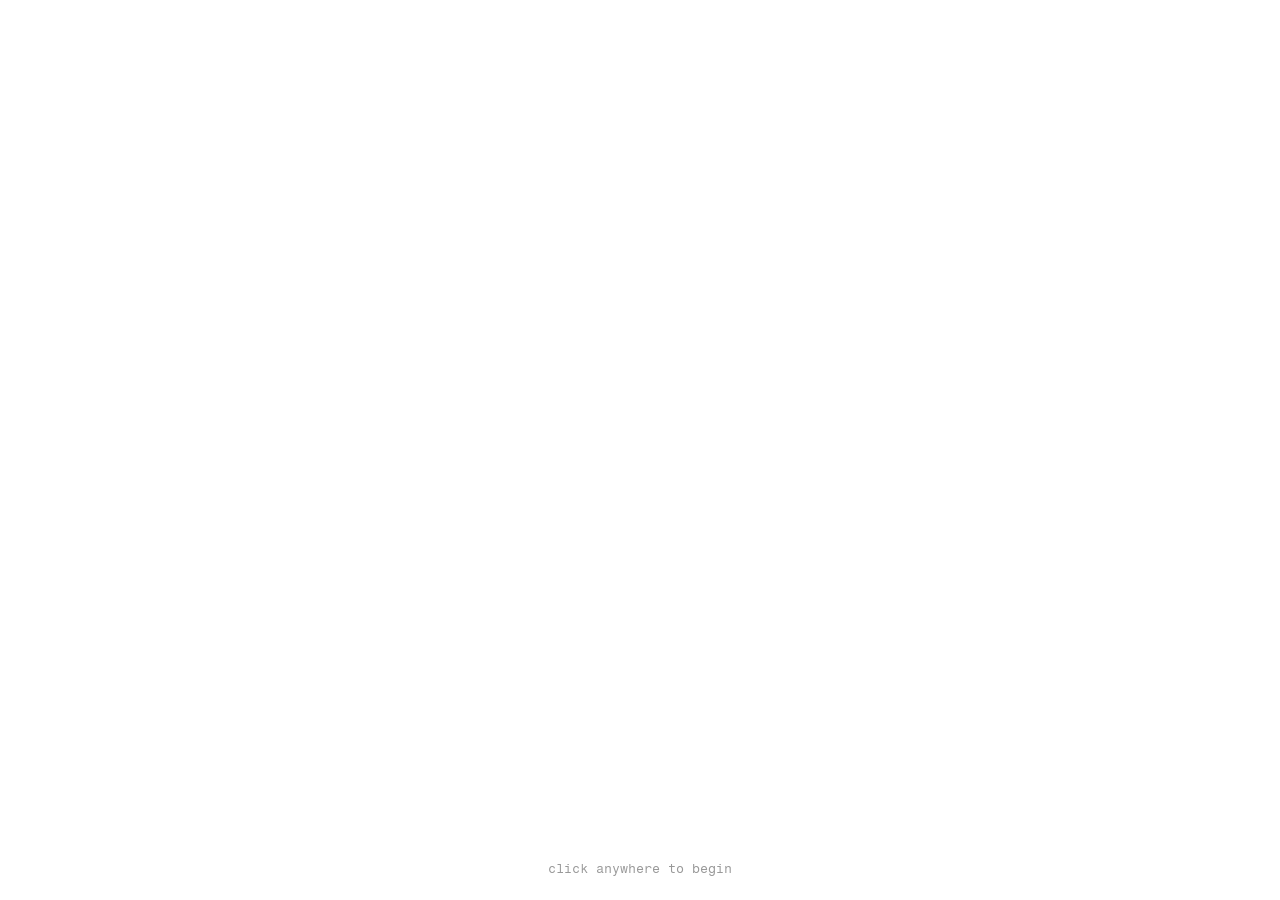
<file: index.html>
<!DOCTYPE html>
<html lang="en">
<head>
  <meta charset="UTF-8">
  <meta name="viewport" content="width=device-width, initial-scale=1.0">
  <title>little things</title>

  <!-- The site's font (Fragment Mono, from Google Fonts) - loaded once
       here per page; see --font-main in style.css for where it's applied. -->
  <link rel="preconnect" href="https://fonts.googleapis.com">
  <link rel="preconnect" href="https://fonts.gstatic.com" crossorigin>
  <link href="https://fonts.googleapis.com/css2?family=Fragment+Mono&display=swap" rel="stylesheet">

  <!-- Link to our stylesheet -->
  <!-- TEMPORARY "?v=ipad-debug-08" cache-busting query string, added
       only to force the iPad to fetch the current file instead of a
       cached older copy while debugging - remove once confirmed. -->
  <link rel="stylesheet" href="style.css?v=ipad-debug-08">
</head>
<body>

  <!-- The pigeon image. It starts hidden off-screen (handled in CSS/JS).
       draggable="false" stops the browser's own native image dragging,
       since script.js implements its own press-and-hold dragging instead. -->
  <img id="pigeon" src="assets/images/pigeon.png" alt="" draggable="false">

  <!-- The feather image. Starts hidden until it separates from the pigeon. -->
  <img id="feather" src="assets/images/feather.png" alt="">

  <!-- The logo, fixed in the upper-right corner, fading in at the very
       end. It's a real <button> (not an <a>) so it's natively
       clickable, tappable, and keyboard-operable (Enter/Space) - its
       default button appearance is fully reset in style.css so only
       the image itself shows, with a clickable area matching the image
       bounds rather than some larger invisible header. The button's own
       aria-label carries the accessible action name (unchanged from
       when this was a text title); the image's own "alt" separately
       describes what it displays, for cases like a broken image. -->
  <button id="opening-text" type="button" aria-label="Restart little things here now">
    <img id="opening-logo" src="assets/images/little-things-logo.png" alt="little things here now" draggable="false">
  </button>

  <!-- The tiny "click anywhere to begin" message, only shown if audio autoplay is blocked. -->
  <p id="click-message">click anywhere to begin</p>

  <!-- The note paper, revealed after a successful 3-second catch. Hidden until then.
       The image and its text are wrapped together in one container, sized to
       match the image exactly, so the text always moves and scales together
       with the paper - positioned relative to this container, not the viewport. -->
  <div id="paper-container">
    <img id="note-paper" src="assets/images/note-paper.png" alt="" draggable="false">
    <div id="paper-text">
      <p id="paper-message">oh, you caught it.</p>
      <a id="paper-link" href="process.html">yunshu qin&rsquo;s<br>thesis process document</a>
    </div>
  </div>

  <!-- The masked wrestler. Hidden below the viewport until the visitor
       clicks the landed feather. The arm is a separate layer (behind the
       body) so it can rotate independently around the armpit/shoulder.
       See the WRESTLER section of script.js. -->
  <div id="wrestler">
    <img id="wrestler-arm" src="assets/images/ticklish-wrestler-arm-empty.png" alt="" draggable="false">
    <img id="wrestler-body" src="assets/images/ticklish-wrestler-body.png" alt="" draggable="false">
    <div id="armpit-hit-area"></div>
  </div>

  <!-- The armpit arrow. Kept OUTSIDE #wrestler on purpose: #wrestler is
       its own stacking context (z-index 15), which would cap the arrow
       below the feather (z-index 100) no matter what z-index the arrow
       itself had. Living here as a top-level element lets it use a
       high z-index that genuinely wins. Its position is calculated
       from #armpit-hit-area's live position by script.js (see the
       WRESTLER section) rather than duplicated as separate coordinates. -->
  <div id="wrestler-arrow">
    <div id="wrestler-arrow-inner"></div>
  </div>

  <!-- The jar, once it "hands off" from the rotating arm and becomes its
       own independent element (see startWrestlerExit() in script.js).
       Kept OUTSIDE #wrestler for the same reason as the arrow above: so
       it can stay perfectly still on screen (via its own fixed position)
       while #wrestler slides away underneath it, and so its z-index can
       place it above the arm regardless of #wrestler's own stacking
       context. Starts hidden; script.js sizes/positions it to exactly
       match the arm image's own rendered rectangle before revealing it.
       Once the wrestler is fully gone, this hands off a second time
       into #jar-scene below (see startJarCloseup()) and is then hidden
       for good. -->
  <img id="wrestler-jar" src="assets/images/little-things-jar.png" alt="" draggable="false">

  <!-- The centred jar + four-object composition, once the wrestler has
       left. Fixed and centred in the viewport (left/top: 50% +
       translate(-50%,-50%)) - a zero-size anchor point that every
       child below positions itself against with its OWN left/top: 50%
       + transform, so nothing in this scene is ever positioned
       relative to the raw viewport edges independently. See script.js
       "STEP 8: THE JAR OPENS". -->
  <div id="jar-scene">

    <!-- A fixed-size box; both jar images inside fill it completely
         (width/height: 100%; object-fit: contain), so opening the jar
         can never change its displayed size or centre - only one
         image is visible (opacity) at a time. #jar-visual (not
         #jar-wrapper itself) carries the floating/opening-pop
         animations, so they never overwrite the centring transform
         below - see style.css for how the layers split up. -->
    <div id="jar-wrapper">
      <div id="jar-visual">
        <img id="jar-closed" src="assets/images/little-things-jar-closeup.png" alt="" draggable="false">
        <img id="jar-open" src="assets/images/little-things-jar-open.png" alt="" draggable="false">
      </div>
    </div>

    <!-- The four "little things" objects. Each has THREE nested levels:
         an outer wrapper (its fixed quadrant position relative to the
         jar's centre - see style.css), an inner wrapper (the
         grow-from-the-jar reveal animation, then its own idle float),
         and inside that, the image plus its touch-only label - so the
         image and label always move together as one unit, while the
         quadrant position itself is never touched by either animation.
         Starts hidden; script.js reveals each one at once, all
         together, once the jar is clicked (see revealObjects()).
         aria-label names each image for assistive tech, since "alt" is
         intentionally empty (purely decorative image content); the
         touch label text is aria-hidden since it just repeats that same
         name visually - see script.js for the desktop hover tooltip,
         which also uses these same four names. -->
    <div class="jar-object-wrapper" id="fortune-teller-wrapper">
      <div class="jar-object-inner" id="fortune-teller-inner">
        <img class="jar-object" id="object-fortune-teller" src="assets/images/about-paper-fortune-teller.png" alt="" aria-label="about the project" draggable="false">
        <span class="jar-object-label" aria-hidden="true">about the project</span>
      </div>
    </div>
    <div class="jar-object-wrapper" id="tape-dispenser-wrapper">
      <div class="jar-object-inner" id="tape-dispenser-inner">
        <img class="jar-object" id="object-tape-dispenser" src="assets/images/interventions-tape-dispenser.png" alt="" aria-label="interventions" draggable="false">
        <span class="jar-object-label" aria-hidden="true">interventions</span>
      </div>
    </div>
    <div class="jar-object-wrapper" id="bag-wrapper">
      <div class="jar-object-inner" id="bag-inner">
        <img class="jar-object" id="object-bag" src="assets/images/collected-little-things-bag.png" alt="" aria-label="collected little things" draggable="false">
        <span class="jar-object-label" aria-hidden="true">collected little things</span>
      </div>
    </div>
    <div class="jar-object-wrapper" id="portal-hand-wrapper">
      <div class="jar-object-inner" id="portal-hand-inner">
        <img class="jar-object" id="object-portal-hand" src="assets/images/take-a-little-thing-portal-hand.png" alt="" aria-label="take a little thing" draggable="false">
        <span class="jar-object-label" aria-hidden="true">take a little thing</span>
      </div>
    </div>

  </div>

  <!-- The one shared tooltip for all four objects above - script.js
       moves it and swaps its text depending on which object is
       hovered/tapped, rather than giving each object its own. Starts
       empty/hidden (opacity: 0); aria-hidden since each object already
       has its own aria-label carrying the same text. -->
  <div id="object-tooltip" aria-hidden="true"></div>

  <!-- Audio elements. "preload" gets them ready early. They are not visible on the page. -->
  <audio id="cooing-sound" src="assets/audio/pigeon-cooing.mp3" preload="auto"></audio>
  <audio id="flapping-sound" src="assets/audio/wing-flapping.mp3" preload="auto"></audio>
  <audio id="caught-sound" src="assets/audio/pigeon-caught.mp3" preload="auto"></audio>
  <audio id="paper-sound" src="assets/audio/paper-open.mp3" preload="auto"></audio>

  <!-- The "about the project" overlay. Opened in place of navigating
       away when the jar's fortune-teller object is clicked (see
       jarObjects/openAboutOverlay() in script.js) - this page (its
       DOM, the open jar, the four navigation objects, their floating
       animations, every timer) is never touched, reset, or reloaded
       while it's open or once it's closed again. Reuses the existing,
       unmodified about.html/about.css/about.js inside an iframe
       instead of duplicating any of their markup or styles - the
       iframe's document is fully isolated from this page's, so
       nothing about.css does (including its own "overflow" rules) can
       ever leak into or affect the homepage underneath. "src" is left
       empty here and only set once the overlay is actually opened, so
       about.html isn't fetched/loaded until it's needed. Closing is
       handled by about.html's own existing "little things here now"
       links (see about.js), not a separate control here - see
       closeAboutOverlay()/window.closeAboutOverlay in script.js. -->
  <div id="about-overlay" hidden>
    <iframe id="about-overlay-frame" title="About the project"></iframe>
  </div>

  <!-- TEMPORARY - tablet-portrait-only debug status for diagnosing the
       "tapping the feather does nothing on iPad portrait" report - see
       "#portrait-feather-debug" in style.css (visible only inside the
       existing tablet-portrait media query, not phone portrait, not
       landscape, not desktop) and setPortraitFeatherDebugStatus() in
       script.js. Remove once confirmed fixed. -->
  <div id="portrait-feather-debug">FEATHER: WAITING</div>

  <!-- Link to our JavaScript, placed at the end so the page loads first -->
  <!-- Cache-busting query string, left in place for development -
       harmless either way, no visible effect. -->
  <script src="script.js?v=ipad-debug-08"></script>
</body>
</html>
</file>
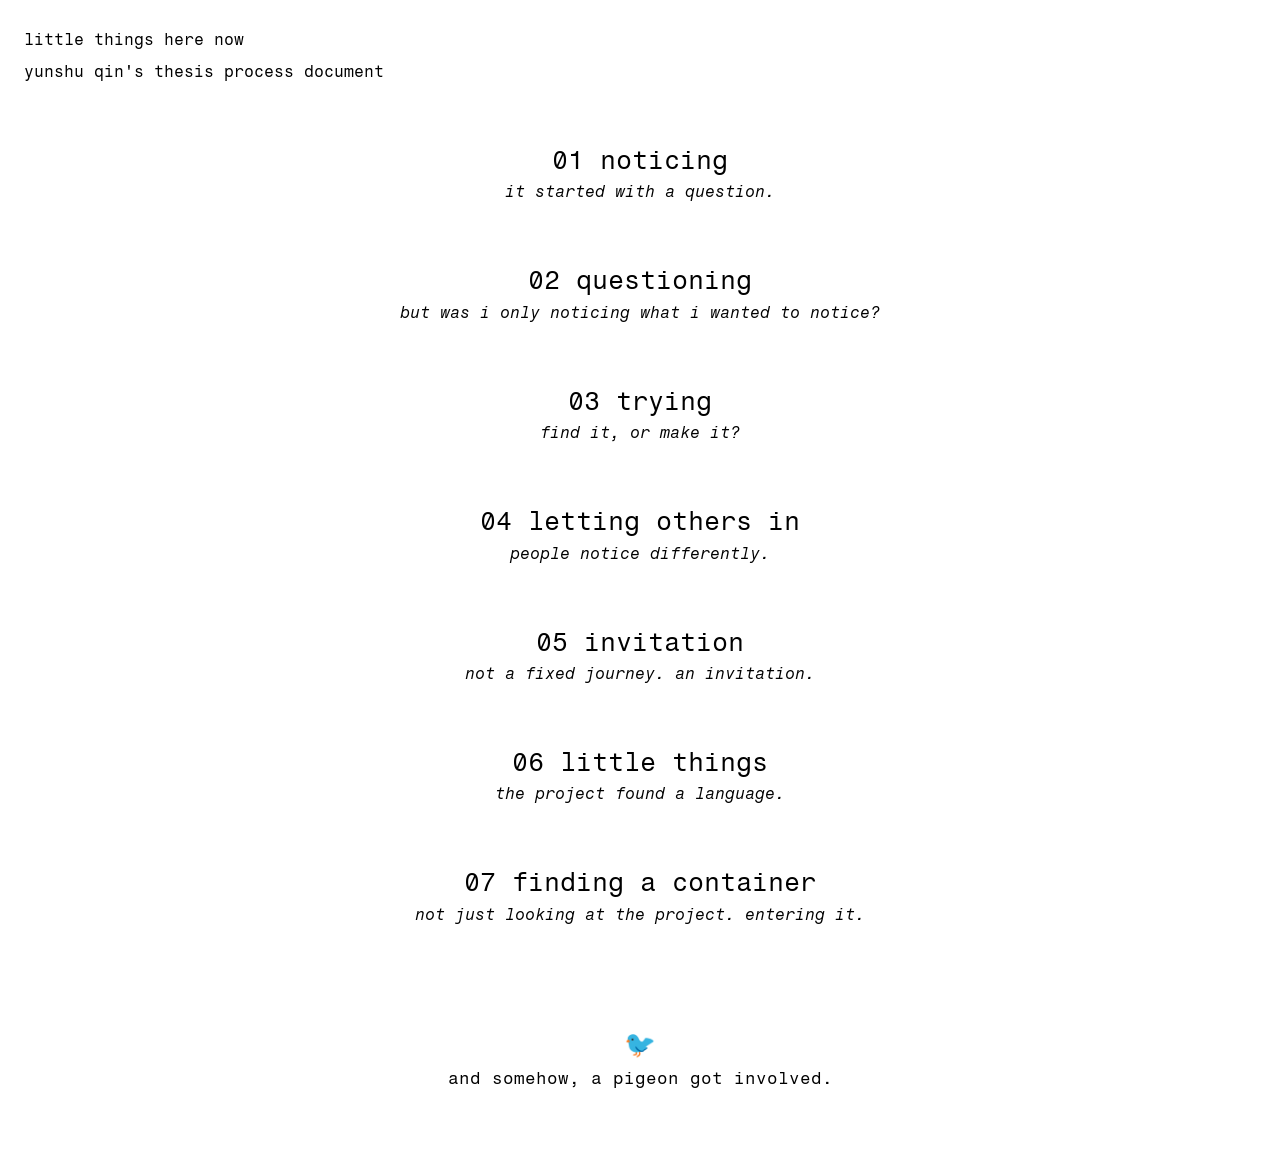
<file: process.html>
<!DOCTYPE html>
<html lang="en">
<head>
  <meta charset="UTF-8">
  <meta name="viewport" content="width=device-width, initial-scale=1.0">
  <title>my thesis process document</title>

  <!-- The site's font (Fragment Mono, from Google Fonts) - loaded once
       here per page; see --font-main in style.css for where it's applied. -->
  <link rel="preconnect" href="https://fonts.googleapis.com">
  <link rel="preconnect" href="https://fonts.gstatic.com" crossorigin>
  <link href="https://fonts.googleapis.com/css2?family=Fragment+Mono&display=swap" rel="stylesheet">

  <!-- Shares the homepage's stylesheet. Everything in style.css is scoped
       to IDs that don't exist on this page (the pigeon, feather, paper,
       etc.), so only the #process-title rule and the base white-background
       reset actually apply here - nothing homepage-specific leaks in. -->
  <link rel="stylesheet" href="style.css">

  <!-- This page's own stylesheet - see process.css for why it exists
       separately (it overrides style.css's own fixed-viewport
       "overflow: hidden" reset, the same way about.css/interventions.css/
       collected.css/take.css each already do) and for the chapter list/
       ending styling below. -->
  <link rel="stylesheet" href="process.css">
</head>
<body>

  <!-- Upper-left corner: a plain link back to the homepage, and this
       page's heading directly underneath it. Unchanged by the chapter
       list below. -->
  <div id="process-header">
    <a id="home-link" href="index.html">little things here now</a>
    <h1 id="process-title">yunshu qin's thesis process document</h1>
  </div>

  <!-- The seven chapters, one centred vertical column - each one a
       title and a smaller italic subtitle directly underneath it, both
       wrapped in ONE link to that chapter's own PDF (opened in a new
       tab), so clicking either line opens it. See "CHAPTER LIST" in
       process.css for the layout/typography. -->
  <main id="process-chapters">
    <section class="process-chapter">
      <a class="process-chapter-link" href="assets/process-pdf/01-noticing.pdf" target="_blank" rel="noopener noreferrer">
        <span class="process-chapter-title">01 noticing</span>
        <p class="process-chapter-subtitle">it started with a question.</p>
      </a>
    </section>

    <section class="process-chapter">
      <a class="process-chapter-link" href="assets/process-pdf/02-questioning.pdf" target="_blank" rel="noopener noreferrer">
        <span class="process-chapter-title">02 questioning</span>
        <p class="process-chapter-subtitle">but was i only noticing what i wanted to notice?</p>
      </a>
    </section>

    <section class="process-chapter">
      <a class="process-chapter-link" href="assets/process-pdf/03-trying.pdf" target="_blank" rel="noopener noreferrer">
        <span class="process-chapter-title">03 trying</span>
        <p class="process-chapter-subtitle">find it, or make it?</p>
      </a>
    </section>

    <section class="process-chapter">
      <a class="process-chapter-link" href="assets/process-pdf/04-letting-others-in.pdf" target="_blank" rel="noopener noreferrer">
        <span class="process-chapter-title">04 letting others in</span>
        <p class="process-chapter-subtitle">people notice differently.</p>
      </a>
    </section>

    <section class="process-chapter">
      <a class="process-chapter-link" href="assets/process-pdf/05-invitation.pdf" target="_blank" rel="noopener noreferrer">
        <span class="process-chapter-title">05 invitation</span>
        <p class="process-chapter-subtitle">not a fixed journey. an invitation.</p>
      </a>
    </section>

    <section class="process-chapter">
      <a class="process-chapter-link" href="assets/process-pdf/06-little-things.pdf" target="_blank" rel="noopener noreferrer">
        <span class="process-chapter-title">06 little things</span>
        <p class="process-chapter-subtitle">the project found a language.</p>
      </a>
    </section>

    <section class="process-chapter">
      <a class="process-chapter-link" href="assets/process-pdf/07-finding-a-container.pdf" target="_blank" rel="noopener noreferrer">
        <span class="process-chapter-title">07 finding a container</span>
        <p class="process-chapter-subtitle">not just looking at the project. entering it.</p>
      </a>
    </section>
  </main>

  <!-- A small, quiet ending below the last chapter - see "ENDING" in
       process.css. -->
  <div id="process-ending">
    <p id="process-ending-emoji" aria-hidden="true">&#128038;</p>
    <p id="process-ending-text">and somehow, a pigeon got involved.</p>
  </div>

</body>
</html>
</file>
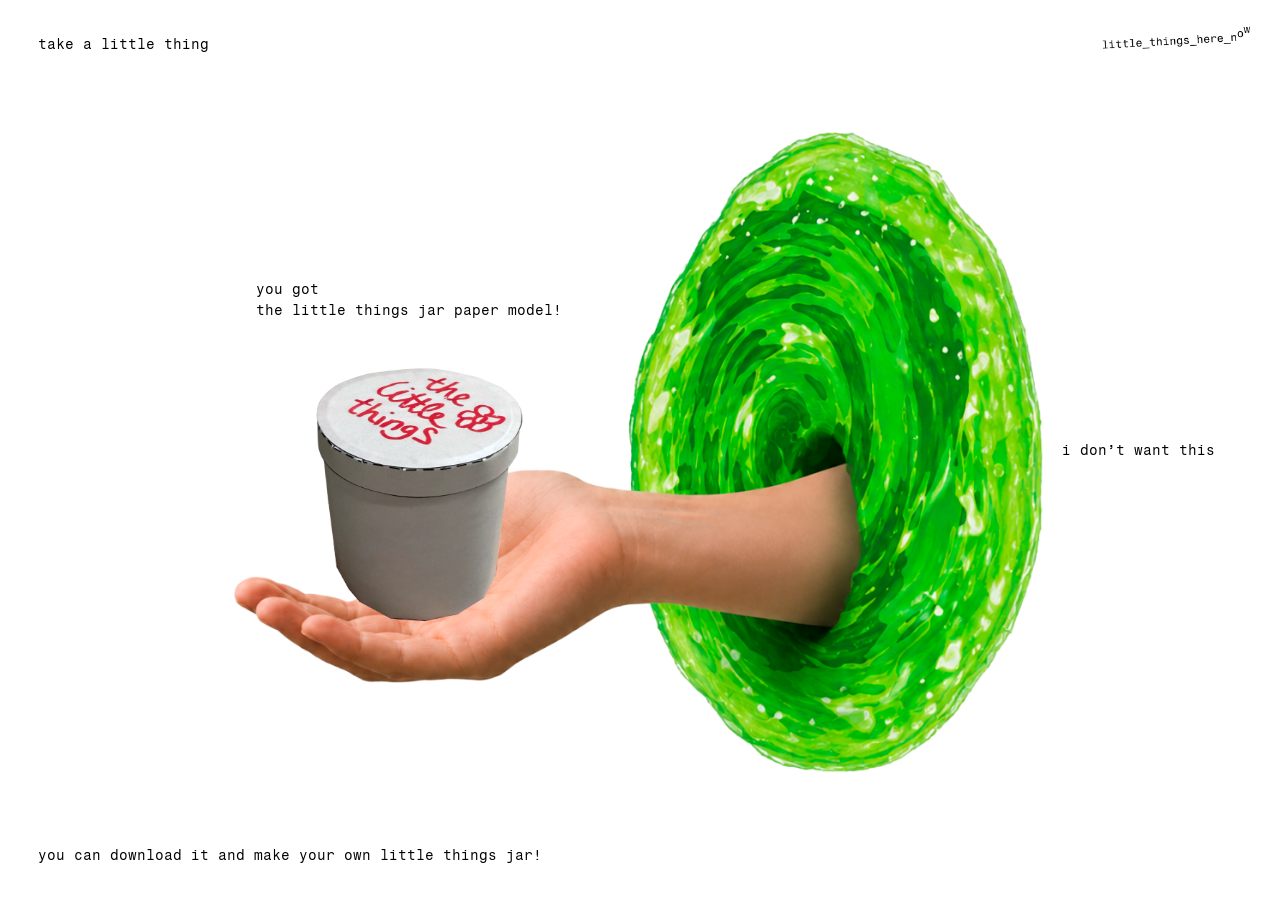
<file: take.html>
<!DOCTYPE html>
<html lang="en">
<head>
  <meta charset="UTF-8">
  <meta name="viewport" content="width=device-width, initial-scale=1.0">
  <title>little things — take a little thing</title>

  <!-- The site's font (Fragment Mono, from Google Fonts) - loaded once
       here per page; see --font-main in style.css for where it's applied. -->
  <link rel="preconnect" href="https://fonts.googleapis.com">
  <link rel="preconnect" href="https://fonts.gstatic.com" crossorigin>
  <link href="https://fonts.googleapis.com/css2?family=Fragment+Mono&display=swap" rel="stylesheet">

  <!-- Shares the homepage's stylesheet (font, logo sizing/position
       variables) - see take.css for everything specific to this page.
       A fully separate file from about.css/interventions.css/
       collected.css - not shared - so nothing here can ever affect any
       of those pages, even though the heading/logo match them exactly. -->
  <link rel="stylesheet" href="style.css">
  <link rel="stylesheet" href="take.css">
</head>
<body>

  <!-- Upper-right logo, same asset/size/position system as every other
       page - see #take-logo/#take-logo-link in take.css, which reuse
       style.css's --logo-margin/--logo-width. Clicking it restarts the
       whole site from the pigeon-opening scene (see take.js) - not
       just the plain navigation a link like this would otherwise be,
       since a stale "return to the open jar" flag (set when this page
       is reached from the jar's own portal-hand icon) would otherwise
       make the reloaded homepage jump straight back to the navigation
       state instead of genuinely restarting. -->
  <a id="take-logo-link" href="index.html" aria-label="little things here now - restart the site">
    <img id="take-logo" src="assets/images/little-things-logo.png" alt="little things here now" draggable="false">
  </a>

  <!-- Upper-left heading - returns directly to the homepage already in
       its finished "jar open" state (all four navigation objects out
       and settled) instead of replaying the pigeon/feather/wrestler
       sequence - see the "state=open-jar" handling in script.js,
       exactly matching the about page's/interventions page's/collected
       page's own heading behaviour. -->
  <a id="take-heading-link" href="index.html?state=open-jar" aria-label="back to little things here now, jar already open">
    <h1 id="take-heading">take a <span class="take-heading-line-2">little thing</span></h1>
  </a>

  <!-- The portal/hand composition - the jar/burning-heart/wounded-heart
       loop this page is actually about. Desktop/Mac layout only for
       now (see "DESKTOP / MAC ONLY" in take.css) - iPhone/iPad get
       their own pass later. "#take-portal-hand" never changes; only
       "#take-object" (which image, and its own position/size class -
       see take.css), "#take-description"'s text, and "#take-download"'s
       visibility change, all driven by take.js. Both images are purely
       decorative - "#take-description" right beside them already says
       what the object is. -->
  <div id="take-stage">
    <img id="take-portal-hand" src="assets/images/take-a-little-thing-portal-hand.png" alt="" draggable="false">
    <img id="take-object" class="take-object-jar" src="assets/images/take-jar.png" alt="" draggable="false">
  </div>

  <p id="take-description" aria-live="polite">you got
the little things jar paper model!</p>

  <!-- The one interaction on this page: clicking this cycles jar &#8594;
       burning heart &#8594; wounded heart &#8594; jar &#8594; ... (see take.js).
       Its own position never changes between states - see take.css. -->
  <p id="take-decline">i don&rsquo;t want this</p>

  <!-- Only visible in the jar state (see take.js) - links straight to
       the existing paper-model PDF, found in assets/take-downloads/.
       The two literal line breaks below (after "it" and after "own")
       are a no-op on desktop (plain "white-space: normal" there
       collapses each one to an ordinary space, same as before) -
       iPhone portrait's own "white-space: pre-line" (see take.css) is
       what turns them into actual forced breaks, matching the Figma
       reference there. -->
  <a id="take-download" href="assets/take-downloads/little-things-jar-paper-model.pdf" target="_blank" rel="noopener noreferrer">you can download it
and make your own
little things jar!</a>

  <script src="take.js"></script>
</body>
</html>
</file>
<file: style.css>
/* ==========================================================================
   OPENING SCENE - STYLES
   Keep this page completely empty-looking: pure white, no decoration.
   ========================================================================== */

/* Editable sizes for the note paper (see script.js for the pigeon-catching
   logic that reveals it). Desktop uses a target width capped by a maximum
   pixel width; mobile uses its own target width via the media query below. */
:root {
  --note-paper-desktop-width: 60vw;
  --note-paper-desktop-max-width: 480px;
  --note-paper-mobile-width: 88vw;

  /* The upper-right logo's margin from the edge (used as the "existing
     responsive margin" side of "max(margin, env(safe-area-inset-*))" -
     see "#opening-text" further down), and its displayed width. This
     desktop value is the default; touch portrait and touch landscape
     each override "--logo-width" inside their own existing media
     queries further down, so there's one clearly labelled value per
     mode. */
  --logo-margin: 24px;
  --logo-width: clamp(160px, 12vw, 230px);

  /* The one place to change the whole website's font later.
     Used across index.html, about.html and process.html (set once on
     html/body as the base, plus explicitly on each piece of interface
     text so it stays correct even if any of those move out of body's
     inheritance chain later). Fragment Mono is loaded once per page via
     the official Google Fonts <link> in each page's <head> - "monospace"
     is just the fallback if that load is ever blocked/slow. */
  --font-main: "Fragment Mono", monospace;

  /* Wrestler entrance / arm-rotation / exit timing. script.js sets all
     three of these to match its own "wrestlerEntranceDuration" /
     "armRotationDuration" / "wrestlerExitDuration" variables at load
     time - script.js is the source of truth; the values below are just
     the defaults shown here for reference. */
  --wrestler-entrance-duration: 1300ms;
  --arm-rotation-duration: 2000ms;
  --wrestler-exit-duration: 1200ms;

  /* Wrestler size and position - controlled primarily by viewport height
     so the character scales naturally with the screen. This desktop/
     mouse default is matched to a 1728x1117 reference layout; touch
     portrait and touch landscape each have their own values further
     down (each with its own phone-vs-tablet split), since the target
     proportions genuinely differ by device, not just by scaling.
     --wrestler-bottom-offset is 0 everywhere - wrestler-body.png's own
     artwork already ends exactly at its natural crop line (its own
     canvas edge), so no extra cropping is needed; the visible height
     is controlled entirely by --wrestler-height. */
  --wrestler-height: 83vh;              /* the one main size control */
  --wrestler-bottom-offset: 0;          /* how far below the viewport the wrestler is rooted */
  --wrestler-horizontal-position: 8vw;  /* distance from the left edge */

  /* Where the arm rotates from, as a % position within the wrestler's own
     box. The body and arm images share the same canvas size, so one pair
     of numbers lines up the rotation point with the armpit on both. */
  --arm-pivot-x: 36%;
  --arm-pivot-y: 62%;

  /* ARMPIT TARGET - the exact spot on the wrestler's body that the hit
     area and the arrow both aim at. A % of the wrestler's own box, so
     it scales and moves together with it automatically.
       - a SMALLER --armpit-x moves the target further LEFT
       - a LARGER  --armpit-x moves the target further RIGHT
       - a SMALLER --armpit-y moves the target further UP
       - a LARGER  --armpit-y moves the target further DOWN
     Currently set to the actual arm/torso crease per reference
     screenshot. Edit these two freely - everything else (hit area,
     arrow) follows automatically. */
  --armpit-x: 29%;
  --armpit-y: 66%;

  /* Size of the invisible tickle hit area, centred on the target above -
     kept a bit larger than the visible armpit so it's easy to hit. */
  --armpit-hit-width: 20%;
  --armpit-hit-height: 16%;

  /* ARROW TAIL OFFSET - where the arrow's tail starts, as a px distance
     added to the armpit target above (the arrowHEAD always stays right
     on the target itself; script.js works out the arrow's length and
     angle automatically from this offset - see positionWrestlerArrow()
     in script.js).
       - a MORE NEGATIVE --arrow-tail-offset-x moves the tail further LEFT
       - a LARGER (more positive) --arrow-tail-offset-y moves the tail further DOWN */
  --arrow-tail-offset-x: -80px;
  --arrow-tail-offset-y: 45px;

  /* The arrow's small repeating "this way" nudge, along the same
     diagonal it points in. Only plays while it's visible - see
     #wrestler-arrow.visible in the WRESTLER section below. */
  --arrow-move-x: 5px;
  --arrow-move-y: -3px;
  --arrow-move-duration: 0.8s;

  /* How far and how often the "ready" feather gently bobs up and down. */
  --feather-float-amount: 5px;
  --feather-float-duration: 1200ms;

  /* The jar's idle float (before AND after it's opened), the short
     "pop" and grow when it's clicked open, and the four objects' own
     idle float and reveal-in transition. script.js is the source of
     truth for these (its "jarFloatDistance" / "jarFloatDuration" /
     "objectFloatDistance" / "objectRevealDuration" variables, plus two
     small internal ones for the pop and the grow) - the values below
     are just the defaults shown here for reference. */
  --jar-float-distance: 7px;
  --jar-float-duration: 2400ms;
  --jar-open-pulse-duration: 240ms;
  --jar-open-scale-duration: 400ms;
  --object-float-distance: 7px;
  --object-reveal-duration: 800ms;

  /* THE CENTRED JAR + OBJECTS COMPOSITION (see #jar-scene further
     down). These are the WIDE-SCREEN values, matched to the annotated
     desktop reference screenshot - there's a second, genuinely
     different (not just scaled-down) portrait set further down, in the
     "max-width: 480px" media query, matched to the annotated mobile
     reference screenshot. This is the one place to adjust how big
     things are or how far apart they sit. */

  /* The jar's two displayed diameters - closed, and open (roughly
     double, so it reads as clearly bigger once opened; kept as two
     independent clamp()s, rather than calc(var(--closed-jar-size) * 2),
     so the open jar can be given extra headroom on narrow screens
     where doubling the closed size would crowd out the four objects). */
  --closed-jar-size: clamp(135px, 17vw, 230px);
  --open-jar-size: clamp(220px, 32vw, 460px);

  /* How far each object's centre sits from the jar's own centre,
     horizontally and vertically - shared by all four, since only the
     sign (see #jar-scene's four "-wrapper" rules) differs per corner.
     Bigger = a more spread-out composition; smaller = tighter/closer
     to the jar. Matched to the annotated desktop reference screenshot. */
  --object-offset-x: clamp(250px, 25vw, 450px);
  --object-offset-y: clamp(210px, 24vh, 310px);

  /* The lower row's own vertical offset - defaults to matching
     --object-offset-y exactly (so desktop/tablet is unaffected), but
     gets pulled in separately on phone portrait (see the dedicated
     media query near the bottom of this file) without touching the
     upper row at all. */
  --bottom-object-offset-y: var(--object-offset-y);

  /* Every object's displayed size - one shared square target area for
     all four (matched to the annotated reference screenshot), so each
     is placed inside an equally-sized wrapper regardless of its own
     image proportions; the image itself uses object-fit: contain
     inside that square so nothing stretches or gets cropped. */
  --nav-object-size: clamp(230px, 19vw, 380px);
}

/* Reset default spacing and stop any scrollbars from appearing */
html, body {
  margin: 0;
  padding: 0;
  width: 100%;
  height: 100%;
  overflow: hidden;         /* no scrollbars, ever */
  background-color: #FFFFFF; /* pure white background */
  font-family: var(--font-main); /* base for anything that doesn't set its own - everything currently interactive already does, explicitly, below */
  font-weight: 400;
}

/* Form controls don't inherit the page's font by default in most
   browsers (they use the OS's own UI font instead) - this restores
   that inheritance explicitly. Harmless even though this project has
   no text inputs today: about.html's ".about-tab" buttons and any
   future form elements are covered automatically, with no separate
   rule needed per element. */
button,
input,
textarea,
select {
  font-family: var(--font-main);
  font-weight: 400;
}

/* The pigeon image.
   Position is "fixed" so we can place it anywhere on screen using
   left/top in pixels, controlled entirely from script.js.
   opacity starts at 0 so the raw image (at its full native size)
   can never flash on screen before script.js has positioned it.
   script.js sets this to 1 at the exact moment the flight begins. */
#pigeon {
  position: fixed;
  top: 0;
  left: 0;
  opacity: 0;
  pointer-events: none;   /* script.js turns this on only while the pigeon is flying/catchable */
  user-select: none;
  -webkit-user-drag: none; /* stops Safari/Chrome's native image-drag ghost */
  -webkit-touch-callout: none; /* stops iOS/iPadOS Safari's long-press "save image" menu from hijacking a press-and-hold */
  touch-action: none;      /* lets dragging the pigeon work without scrolling the page on touch */
  /* width is set in JS via the "pigeonSize" / "pigeonFrontSize" variables */
}

/* The feather image. Same idea as the pigeon: JS moves it around.
   opacity starts at 0 for the same reason as #pigeon above -
   it stays invisible until script.js reveals it at release time.
   pointer-events stays "none" until script.js turns it on once the
   feather has landed (see the WRESTLER section further down).
   z-index: 100 keeps it above the wrestler's entire stacking context
   (the wrestler container itself is z-index: 15) at all times,
   including while it's being dragged over the armpit. */
#feather {
  position: fixed;
  top: 0;
  left: 0;
  pointer-events: none;
  user-select: none;
  -webkit-user-drag: none; /* stops Safari/Chrome's native image-drag ghost, once draggable */
  -webkit-touch-callout: none; /* stops iOS/iPadOS Safari's long-press "save image" menu from hijacking the tickle drag */
  touch-action: none;      /* lets dragging the feather work without scrolling the page on touch */
  opacity: 0;
  z-index: 100;
}

/* Added once the feather has landed and the wrestler has finished
   rising: a gentle up/down bob that signals it can be picked up.
   rotate() first re-applies the exact tilt the feather landed at
   (set by script.js as --feather-landing-rotation), so floating
   doesn't undo that natural-looking landing angle. */
@keyframes feather-float {
  0%, 100% {
    transform: rotate(var(--feather-landing-rotation, 0deg)) translateY(0);
  }
  50% {
    transform: rotate(var(--feather-landing-rotation, 0deg)) translateY(var(--feather-float-amount));
  }
}

#feather.floating {
  animation: feather-float var(--feather-float-duration) ease-in-out infinite;
}

/* The logo, fixed in the upper-right corner. It's a <button> element
   (see index.html) so it can act as a click/tap/keyboard restart
   control, but every default button style is reset below so only the
   image itself shows - the button shrinks to exactly the image's own
   size, so the clickable area matches the visible logo pixels rather
   than some larger invisible header strip.
   "top"/"right" use "max(margin, env(safe-area-inset-*))" so the logo
   clears any device notch/rounded-corner/home-indicator area instead of
   just a flat margin - falls back to the plain margin on browsers
   without safe-area support, since env() then evaluates to nothing and
   max() just uses the other side.
   It starts invisible (opacity 0) and JS fades it in later by changing
   this opacity to 1. The transition below is what makes that change
   look like a smooth fade instead of a snap. */
#opening-text {
  position: fixed;
  top: max(var(--logo-margin), env(safe-area-inset-top));
  right: max(var(--logo-margin), env(safe-area-inset-right));
  margin: 0;
  opacity: 0;
  transition: opacity 1.5s ease;
  z-index: 20; /* stays above the note paper (z-index: 10) and everything else */

  /* Reset default <button> appearance so only the image shows */
  display: block;
  background: none;
  border: none;
  padding: 0;
  -webkit-appearance: none;
  appearance: none;

  cursor: pointer; /* makes it clear on desktop that it can be clicked */
}

/* Sized from --logo-width; "height: auto" (plus never setting a fixed
   height anywhere) is what preserves the PNG's own aspect ratio - nothing
   here stretches, crops, or rotates it. "display: block" avoids the few
   stray pixels of inline-image whitespace that would otherwise slightly
   enlarge the button's (and so the clickable area's) own box. */
#opening-logo {
  display: block;
  width: var(--logo-width);
  height: auto;
}

/* The tiny fallback message, only shown if the browser blocks
   audio from playing automatically. Hidden by default. */
#click-message {
  position: fixed;
  bottom: 24px;
  left: 50%;
  transform: translateX(-50%);
  margin: 0;
  font-family: var(--font-main);
  font-size: 13px;
  color: #999999;
  opacity: 0;
  transition: opacity 0.5s ease;
  pointer-events: none;
}

/* A class we add with JS to make the click-message visible */
#click-message.visible {
  opacity: 1;
}

/* The note paper, revealed after a successful 3-second catch, together
   with the two lines of text layered on top of it (see #paper-text
   below). The container is "display: inline-block" so it always
   shrinks to exactly match the image's own rendered size - which
   means the text inside, positioned relative to this container, moves
   and scales together with the paper automatically at any screen size.
   Centred in the viewport; z-index puts it above everything else. */
#paper-container {
  position: fixed;
  top: 50%;
  left: 50%;
  transform: translate(-50%, -50%);
  display: inline-block;
  z-index: 10;
  opacity: 0;
  transition: opacity 0.1s linear; /* tiny, direct - not a polished unfolding animation */
  pointer-events: none; /* only #paper-link below re-enables itself */

  /* Base font size for the text on the paper - both lines below scale
     from this with "em", so it grows/shrinks together with the paper. */
  font-family: var(--font-main);
  font-size: clamp(14px, 3.2vw, 20px);
}

#paper-container.visible {
  opacity: 1;
}

/* The paper image itself. max-height keeps it fully visible even on
   short screens (like a landscape phone). Sized from the custom
   properties at the top of this file. */
#note-paper {
  display: block;
  width: min(var(--note-paper-desktop-width), var(--note-paper-desktop-max-width));
  max-height: 85vh;
  height: auto;
  pointer-events: none;
  user-select: none;
}

/* Below ~700px wide (phones), use a larger relative size instead */
@media (max-width: 700px) {
  #note-paper {
    width: var(--note-paper-mobile-width);
  }
}

/* The two lines of text, centred inside the paper's own visible area.
   note-paper.png has a transparent margin around the paper shape
   itself, so a 68%-wide box keeps the text safely inside its edges
   without touching them. */
#paper-text {
  position: absolute;
  top: 50%;
  left: 50%;
  transform: translate(-50%, -50%);
  width: 68%;
  text-align: center;
  pointer-events: none; /* only #paper-link re-enables itself */
}

/* "oh, you caught it." - the main message */
#paper-message {
  margin: 0 0 0.6em 0;
  font-size: 1em;
  font-weight: normal;
  color: #1a1a1a;
}

/* "yunshu qin's" / "thesis process document" - smaller, and the only
   clickable part. Two lines (a literal "<br>" in index.html, not
   wrapping) inside one "display: inline-block" link, so the whole
   two-line block is a single click target; "text-align: center" keeps
   the shorter first line centred over the longer second line, and
   since the block itself has no fixed width, it stays exactly as wide
   as its longest line and centred with it - both already sit inside
   "#paper-text", which is itself centred on the paper at any screen
   size (see above), so nothing about that centring needed to change. */
#paper-link {
  display: inline-block;
  text-align: center;
  font-size: 0.78em;
  font-weight: normal;
  color: #1a1a1a;
  text-decoration: underline;
  text-decoration-thickness: 1px;
  pointer-events: auto;
  cursor: pointer;
}

#paper-link:focus {
  outline: 1px solid #1a1a1a;
  outline-offset: 2px;
}

/* ==========================================================================
   THE WRESTLER
   Appears after the feather has landed and is clicked. The body and arm
   share the exact same source-image canvas size, so overlaying them at
   identical position/size keeps the arm's shoulder lined up with the
   body's armpit automatically - only ONE pivot point (--arm-pivot-x/y)
   is needed for both. See script.js "WRESTLER" section for the logic.
   ========================================================================== */

/* The container - shared by the body and arm (see below), so sizing
   and positioning it here automatically keeps both in exact alignment;
   neither is ever resized/repositioned on its own. height is the one
   main size control (per the "control primarily by viewport height"
   requirement); width follows from it automatically via aspect-ratio,
   matching the shared image canvas (2780 x 4171).
   Layout ("bottom"/"left"/"height", all responsive - see
   --wrestler-height etc above and their touch-mode overrides further
   down) and animation ("transform: translateY(...)", for the
   entrance/exit slide only) are deliberately different properties, so
   the entrance/exit animation below can never overwrite the responsive
   position/size, or vice versa.
   Starts translated fully below the viewport; the ".risen" class
   (added by script.js) slides it up with a plain linear transition -
   no easing, matching the "simple linear translation" requirement. */
#wrestler {
  position: fixed;
  bottom: var(--wrestler-bottom-offset);
  left: var(--wrestler-horizontal-position);
  height: var(--wrestler-height);
  aspect-ratio: 2780 / 4171;
  transform: translateY(150%);
  transition: transform var(--wrestler-entrance-duration) linear;
  pointer-events: none; /* only #armpit-hit-area's overlap check reads its geometry; nothing here needs to be clickable */
  z-index: 15; /* above the paper (10), below the title (20) */
}

#wrestler.risen {
  transform: translateY(0);
}

/* Slides the wrestler back down and fully off-screen after the arm/jar
   handoff (see startWrestlerExit() in script.js) - the same distance as
   its initial hidden position above, so it's already proven to clear
   every viewport size the entrance does. Placed after ".risen" so it
   wins the (equal-specificity) cascade and overrides it, and uses its
   own duration (--wrestler-exit-duration) rather than the entrance's. */
#wrestler.exiting {
  transition: transform var(--wrestler-exit-duration) linear;
  transform: translateY(150%);
}

/* The body and arm both fill the container exactly, at the same size -
   this is what keeps them aligned. Explicit z-index (below) controls
   which paints in front, rather than relying on DOM order. */
#wrestler-arm,
#wrestler-body {
  position: absolute;
  top: 0;
  left: 0;
  width: 100%;
  height: 100%;
  display: block;
  pointer-events: none;
  user-select: none;
  -webkit-user-drag: none;
}

/* Explicit stacking order within the wrestler: body (10), arm (20).
   The feather (z-index 100) and the arrow (z-index 200) both live
   outside #wrestler, at the top level, so they always paint above the
   entire wrestler regardless of this internal order - see #feather
   and #wrestler-arrow for why. */
#wrestler-body {
  z-index: 10;
}

#wrestler-arm {
  z-index: 20;
}

/* The body never moves on its own - only the "shaking" class (added
   during valid tickling) nudges it, in small mechanical steps. */
@keyframes wrestler-shake {
  0%, 100% { transform: translateX(0); }
  25%      { transform: translateX(-2px); }
  50%      { transform: translateX(2px); }
  75%      { transform: translateX(-1px); }
}

#wrestler-body.shaking {
  animation: wrestler-shake 0.15s steps(2, end) infinite;
}

/* The arm rotates around the shared pivot point. At rest (no "rotating"
   class) it sits at rotate(0deg), which - because of how the source
   image itself is drawn (hand near the top of its own canvas) - already
   shows it vertically above the wrestler's head with no rotation needed.
   The ".rotating" class (added once, after a successful tickle) turns
   this into one full linear-speed revolution; because 360deg looks
   identical to 0deg, the arm can simply stay in this class afterwards
   without needing to be removed or snapped back. */
#wrestler-arm {
  transform-origin: var(--arm-pivot-x) var(--arm-pivot-y);
  transform: rotate(0deg);
}

#wrestler-arm.rotating {
  transition: transform var(--arm-rotation-duration) linear;
  transform: rotate(-360deg);
}

/* Invisible hit area used only for the tickle overlap check in
   script.js (getBoundingClientRect) - never shown, never itself
   clickable. Sized/positioned as a % of the wrestler's own box, so it
   scales and moves together with the character automatically. */
#armpit-hit-area {
  position: absolute;
  left: var(--armpit-x);
  top: var(--armpit-y);
  width: var(--armpit-hit-width);
  height: var(--armpit-hit-height);
  transform: translate(-50%, -50%);
  pointer-events: none;
}

/* The plain instruction arrow pointing at the armpit. It's a top-level
   element (see index.html) so it sits OUTSIDE #wrestler's stacking
   context and its z-index can genuinely place it above the body, the
   arm, and the feather. "left"/"top"/"width"/"transform" are left
   unset here - script.js calculates all of them every time the arrow
   is shown, from #armpit-hit-area's own live position
   (getBoundingClientRect) plus the tail offset it should point from,
   so the target coordinates are never duplicated, only read from that
   existing box. transform-origin: 100% 50% keeps the bar's tip pinned
   to that exact point no matter its length or angle. Hidden until the
   feather is "ready" and hidden again immediately once dragging
   starts or the tickle succeeds. */
#wrestler-arrow {
  position: fixed;
  height: 2px;
  transform-origin: 100% 50%;
  opacity: 0;
  pointer-events: none;
  z-index: 200; /* above the body (10), arm (20), and feather (100) */
}

/* The inner element carries the visible bar, the arrowhead, and the
   small animated nudge - kept separate from #wrestler-arrow above so
   the animation's "transform: translate(...)" never overwrites the
   wrapper's positioning "transform: rotate(...)". */
#wrestler-arrow-inner {
  position: absolute;
  inset: 0;
  background-color: #000000;
}

#wrestler-arrow-inner::after {
  content: '';
  position: absolute;
  top: 50%;
  right: -1px;
  width: 0;
  height: 0;
  border-style: solid;
  border-width: 5px 0 5px 9px;
  border-color: transparent transparent transparent #000000;
  transform: translateY(-50%);
}

#wrestler-arrow.visible {
  opacity: 1;
}

/* Small repeating nudge along the arrow's own diagonal, to draw the
   eye toward the armpit. Runs only while ".visible" is present, and
   restarts cleanly each time the class is re-added (e.g. the feather
   is dropped before a successful tickle). */
#wrestler-arrow.visible #wrestler-arrow-inner {
  animation: wrestler-arrow-point var(--arrow-move-duration) ease-in-out infinite;
}

@keyframes wrestler-arrow-point {
  0%, 100% {
    transform: translate(0, 0);
  }
  50% {
    transform: translate(var(--arrow-move-x), var(--arrow-move-y));
  }
}

@media (prefers-reduced-motion: reduce) {
  #wrestler-arrow.visible #wrestler-arrow-inner {
    animation: none;
  }
}

/* The jar, once "handed off" from the rotating arm to become its own
   element (see startWrestlerExit() in script.js). A top-level element
   for the same reason as the arrow above: OUTSIDE #wrestler's own
   stacking context, so it can stay perfectly still (its own fixed
   position) while #wrestler slides away underneath it, with a z-index
   that genuinely places it above the arm. "left"/"top" default to 0
   and "width"/"height" to 0 - script.js overwrites all four with the
   arm image's own rendered bounding rectangle at the moment of
   handoff, so the jar lines up exactly with no separate coordinates to
   keep in sync; the zero defaults just keep it a harmless, invisible
   0x0 box (instead of the source image's full natural size) until then. */
#wrestler-jar {
  position: fixed;
  top: 0;
  left: 0;
  width: 0;
  height: 0;
  opacity: 0;
  pointer-events: none;
  z-index: 150; /* above the body (10) and arm (20) inside #wrestler (itself z-index 15) */
}

#wrestler-jar.visible {
  opacity: 1;
}

/* ==========================================================================
   THE CENTRED JAR + OBJECTS COMPOSITION
   Everything below lives inside #jar-scene, a single fixed point at the
   exact centre of the viewport - the shared reference every element
   here positions itself against, instead of each being placed
   relative to the raw viewport edges independently. See script.js
   "STEP 8: THE JAR OPENS" for how it's driven.
   ========================================================================== */
#jar-scene {
  position: fixed;
  left: 50%;
  top: 50%;
  transform: translate(-50%, -50%);
  width: 100%;
  height: 100%;
  pointer-events: none;
  z-index: 150; /* above the whole wrestler scene (15) and the feather (100) */
}

/* The jar's fixed-size box. Always centred on #jar-scene's own point
   via "left/top: 50%" + the permanent "translate(-50%, -50%)" below -
   script.js only ever adds an EXTRA translate/scale transform on top of
   this (temporarily, for the one-time move-in-from-the-wrestler
   animation - see startJarCloseup()), it never touches left/top
   directly. That keeps this element's centre a single fixed fact,
   whatever its width/height are doing - so growing from
   --closed-jar-size to --open-jar-size (".open" below) via a plain
   width/height transition grows it symmetrically outward from that
   same fixed centre, with no extra transform needed for the resize
   itself. Safe for #jar-visual inside to animate independently too,
   without ever fighting over any of this. */
#jar-wrapper {
  position: absolute;
  left: 50%;
  top: 50%;
  width: var(--closed-jar-size);
  height: var(--closed-jar-size);
  transform: translate(-50%, -50%);
  opacity: 0;
}

#jar-wrapper.visible {
  opacity: 1;
}

/* Added once (and never removed) at the moment the jar opens - grows
   it to its larger, permanent open size. Only "width"/"height"
   transition; "left"/"top"/the base "transform" above are untouched,
   so the growth stays centred on the exact same point throughout. */
#jar-wrapper.open {
  width: var(--open-jar-size);
  height: var(--open-jar-size);
  transition: width var(--jar-open-scale-duration) ease-in-out, height var(--jar-open-scale-duration) ease-in-out;
}

/* Carries the floating idle bob and the click-to-open pop - kept on
   this inner element (rather than #jar-wrapper itself) so those
   animations' "transform" values never overwrite the centring
   transform above. */
#jar-visual {
  position: absolute;
  inset: 0;
  pointer-events: none;
}

/* A simple from/to "alternate" bob (rather than feather-float's smooth
   3-step version) reads as a little more mechanical, matching a jar
   rather than a feather. Also the cue that it's clickable. */
@keyframes jar-float {
  from { transform: translateY(0); }
  to   { transform: translateY(var(--jar-float-distance)); }
}

#jar-visual.floating {
  animation: jar-float var(--jar-float-duration) ease-in-out infinite alternate;
  cursor: pointer;
  pointer-events: auto; /* the base rule sets "none" so it never blocks anything before/between being genuinely interactive */
}

/* A short, direct "pop" (no cinematic fade/glow) that plays once when
   the jar is clicked - script.js swaps which of the two images below
   is visible partway through it. Not infinite, so it simply finishes
   and stays put. */
@keyframes jar-open-pulse {
  0%   { transform: scale(1); }
  40%  { transform: scale(0.9); }
  100% { transform: scale(1); }
}

#jar-visual.opening {
  animation: jar-open-pulse var(--jar-open-pulse-duration) ease-in-out;
}

/* Both jar images fill #jar-visual completely - "object-fit: contain"
   means the displayed size/centre come purely from this box, never
   from either PNG's own natural dimensions, so swapping which one is
   visible can never change the jar's apparent size or shift it. Only
   one is shown (opacity) at a time. */
#jar-closed,
#jar-open {
  position: absolute;
  inset: 0;
  width: 100%;
  height: 100%;
  object-fit: contain;
  pointer-events: none;
  user-select: none;
  -webkit-user-drag: none;
}

#jar-open {
  opacity: 0;
}

/* The four objects. THREE nested levels:
   1. ".jar-object-wrapper" - a FIXED-size square (--nav-object-size,
      shared by all four) at a FIXED quadrant position relative to the
      jar's own centre (never touched by script.js or any animation -
      see the four id rules below). This stays the actual click target
      (see FUTURE CLICK BEHAVIOUR in script.js's comments).
   2. ".jar-object-inner" - fills that square exactly, and carries the
      "grow out of the jar" reveal and, afterwards, the idle float (see
      the four "*-inner" id rules below). Everything inside it moves
      together as one unit, since nothing below it has any animation of
      its own.
   3. The image (object-fit: contain, so nothing stretches or crops)
      plus its touch-only label (.jar-object-label, further down).
   Splitting position (level 1) from reveal/float (level 2) is what
   lets those animations run without ever overwriting the quadrant
   layout position. */
.jar-object-wrapper {
  position: absolute;
  left: 50%;
  top: 50%;
  width: var(--nav-object-size);
  height: var(--nav-object-size);
  z-index: 1; /* above #jar-wrapper (which has no explicit z-index, so defaults below this) */
}

#fortune-teller-wrapper { transform: translate(-50%, -50%) translate(calc(-1 * var(--object-offset-x)), calc(-1 * var(--object-offset-y))); } /* upper-left */
#tape-dispenser-wrapper { transform: translate(-50%, -50%) translate(var(--object-offset-x), calc(-1 * var(--object-offset-y))); } /* upper-right */
#bag-wrapper             { transform: translate(-50%, -50%) translate(calc(-1 * var(--object-offset-x)), var(--bottom-object-offset-y)); } /* lower-left */
#portal-hand-wrapper     { transform: translate(-50%, -50%) translate(var(--object-offset-x), var(--bottom-object-offset-y)); } /* lower-right */

/* Fills the outer wrapper's square exactly; pointer-events stays
   "none" so clicks/hovers pass straight through to the image inside -
   the outer wrapper (above) is the thing that's actually interactive. */
.jar-object-inner {
  position: absolute;
  inset: 0;
  pointer-events: none;
}

/* Each one's OWN starting transform is the exact opposite of its outer
   wrapper's offset (above) plus scale(0.25) - since the wrapper already
   applies its quadrant offset, this cancels out to translate(0, 0) in
   absolute terms, i.e. right at the jar's centre. */
#fortune-teller-inner { transform: translate(var(--object-offset-x), var(--object-offset-y)) scale(0.25); }
#tape-dispenser-inner { transform: translate(calc(-1 * var(--object-offset-x)), var(--object-offset-y)) scale(0.25); }
#bag-inner             { transform: translate(var(--object-offset-x), calc(-1 * var(--bottom-object-offset-y))) scale(0.25); }
#portal-hand-inner     { transform: translate(calc(-1 * var(--object-offset-x)), calc(-1 * var(--bottom-object-offset-y))) scale(0.25); }

.jar-object {
  display: block;
  width: 100%;
  height: 100%;
  object-fit: contain;
  opacity: 0;
  pointer-events: none;
  cursor: pointer;
}

/* ONE shared class on the parent (#jar-scene), added once by
   script.js inside a single requestAnimationFrame - see revealObjects()
   - transitions every ".jar-object-inner" back to translate(0, 0)
   scale(1) (i.e. simply undoing each one's own starting offset above,
   taking the image and label with it) at the same instant, with the
   same duration. No per-object class, delay, or timing of any kind -
   this is the only thing that starts the reveal. */
#jar-scene.revealed .jar-object-inner {
  transition: transform var(--object-reveal-duration) ease-in-out;
  transform: translate(0, 0) scale(1);
}

#jar-scene.revealed .jar-object {
  opacity: 1;
  pointer-events: auto;
}

/* Desktop mouse only: an object becoming clickable/hoverable the
   instant it's merely visible (the general rule above) means it can
   pass right under a stationary cursor mid-flight and prematurely
   trigger the cursor-following tooltip - not a problem on touch (no
   cursor to pass under), so this narrows the general rule's
   "pointer-events: auto" back to "none" until ".settled" (added by
   script.js once the shared reveal duration has fully elapsed - see
   revealObjects()) confirms every object has actually arrived. Same
   specificity as the general rule above, so source order is what makes
   this win for fine-pointer/hover devices specifically. */
@media (hover: hover) and (pointer: fine) {
  #jar-scene.revealed .jar-object {
    pointer-events: none;
  }

  #jar-scene.settled .jar-object {
    pointer-events: auto;
  }
}

/* Only once every object has actually finished arriving does script.js
   add ".settled" (also on #jar-scene, also once, after
   "objectRevealDuration" has fully elapsed) - which is what unlocks
   each object's own idle float below, applied to the SAME inner
   element as the reveal above (rather than to the image directly), so
   the image and its touch label keep moving together as one unit -
   there is no separate floating animation on the text. Until
   ".settled", nothing floats - the reveal above is the only thing
   moving them. A different DURATION per object (no delay) is enough
   that four identical loops starting together still visibly drift out
   of sync within a cycle or two, without reintroducing any kind of
   stagger into the reveal itself. */
@keyframes object-float {
  from { transform: translateY(0); }
  to   { transform: translateY(var(--object-float-distance)); }
}

#jar-scene.settled #fortune-teller-inner { animation: object-float 2600ms ease-in-out infinite alternate; }
#jar-scene.settled #tape-dispenser-inner { animation: object-float 2900ms ease-in-out infinite alternate; }
#jar-scene.settled #bag-inner             { animation: object-float 3200ms ease-in-out infinite alternate; }
#jar-scene.settled #portal-hand-inner     { animation: object-float 3500ms ease-in-out infinite alternate; }

/* The touch-only persistent name label, directly underneath each
   object, centred, floating together with it (see ".jar-object-inner"
   above). Hidden entirely on devices with a real hover/mouse - see the
   "(hover: none), (pointer: coarse)" block below, which is the only
   place it's actually shown. */
.jar-object-label {
  display: none;
}

@media (hover: none), (pointer: coarse) {
  /* On touch devices, the cursor-following tooltip makes no sense (no
     cursor) - hide it completely and rely only on these persistent
     labels instead. */
  #object-tooltip {
    display: none;
  }

  .jar-object-label {
    display: block;
    position: absolute;
    top: 100%;
    left: 50%;
    transform: translateX(-50%);
    margin-top: 6px;
    max-width: var(--nav-object-size); /* stays within its own object's footprint, clear of neighbouring labels */
    font-family: var(--font-main);
    font-weight: 400;
    font-size: clamp(11px, 3vw, 15px);
    line-height: 1.15;
    text-align: center;
    color: #000000;
    opacity: 0; /* stays hidden until the fly-out has fully finished */
    pointer-events: none;
  }

  /* Same ".settled" signal that unlocks the idle float above - the
     label only appears once every object has actually arrived, and
     then stays visible for as long as the composition is on screen. */
  #jar-scene.settled .jar-object-label {
    opacity: 1;
  }
}

/* The one shared tooltip for all four objects (see script.js). Plain
   on purpose - no background/border/radius/shadow/icon, and no
   transition, so showing and hiding are both instant, never a fade.
   script.js sets "left"/"top" directly (in px, following the cursor or
   placed near a tapped object) and keeps it inside the viewport, so
   "left"/"top" here are just harmless starting defaults. */
#object-tooltip {
  position: fixed;
  top: 0;
  left: 0;
  color: #000000;
  font-family: var(--font-main);
  font-weight: normal;
  font-size: clamp(14px, 1.1vw, 20px);
  white-space: nowrap;
  opacity: 0;
  pointer-events: none;
  z-index: 210; /* above every image, including the arrow (200) */
}

#object-tooltip.visible {
  opacity: 1;
}

/* On narrow screens, keep the wrestler a little smaller and closer to
   the edge so it stays clear of the feather's usual landing area and
   never needs to crop or overlap other content. */
@media (max-width: 480px) {
  #wrestler {
    --wrestler-height: 52vh;
    --wrestler-horizontal-position: 4vw;
  }

  /* A shorter arrow tail to match the smaller wrestler above, a
     smaller CLOSED jar so it doesn't dominate the screen before it's
     even opened, and a genuinely different (not just scaled-down)
     portrait layout for the four objects, matched to the annotated
     mobile reference screenshot - set on :root (rather than #wrestler)
     because the arrow and #jar-scene both live outside #wrestler - see
     #wrestler-arrow and #jar-scene further up. */
  :root {
    --arrow-tail-offset-x: -48px;
    --arrow-tail-offset-y: 43px;

    --closed-jar-size: clamp(110px, 17vw, 230px);

    --nav-object-size: clamp(125px, 35vw, 285px);
    --object-offset-x: clamp(85px, 25vw, 205px);
    --object-offset-y: clamp(205px, 24vh, 340px);
  }
}

/* Touch devices held in PORTRAIT only (this covers phone AND iPad
   portrait alike - deliberately no "max-width", since width alone
   can't tell a portrait iPad apart from a landscape one). Landscape
   touch is untouched by this block, and keeps the general touch rules
   above as-is (same object positions as desktop) - matched to an
   annotated portrait reference layout. Replaces the desktop's
   symmetric four-corner composition with an asymmetric semicircle
   around the jar, which now also moves to the left half of the screen
   instead of the centre. */
@media (hover: none) and (pointer: coarse) and (orientation: portrait) {
  /* Portrait-only sizes, referenced by the position rules further
     down. clamp()'s max keeps every image comfortably sized rather
     than oversized on the bigger iPad portrait screen. */
  :root {
    /* Tablet portrait default (matched to a 1024x1366 reference
       layout) - the "max-width: 600px" block further down overrides
       both of these again for phone portrait specifically, since the
       target proportions genuinely differ by device, not just scale.
       Bounds are generous safety rails, not meant to bind normally. */
    --wrestler-height: clamp(300px, 68.5vh, 1100px);
    --wrestler-horizontal-position: 4vw;

    --logo-width: clamp(155px, 43vw, 300px);

    --portrait-closed-jar-size: clamp(125px, 29vw, 245px);
    --portrait-open-jar-size: clamp(190px, 39vw, 345px);
    --portrait-fortune-teller-size: clamp(110px, 30vw, 260px);
    --portrait-bag-size: clamp(100px, 28vw, 240px);
    --portrait-tape-dispenser-size: clamp(105px, 29vw, 250px);
    --portrait-portal-hand-size: clamp(130px, 37vw, 320px);

    /* The one shared jar-centre point - both the closed and open jar
       (see "#jar-wrapper" below, which never moves between the two
       states, only resizes) use exactly this, so they can never end up
       with different centres. Matched in script.js as
       "portraitJarXFraction"/"portraitJarYFraction". */
    --portrait-jar-x: 31%;
    --portrait-jar-y: 48%;
  }

  /* Same fix as "html.tablet-landscape" further down this file - a raw
     "--wrestler-height: 68.5dvh" declared unconditionally right after
     the "vh" one above always wins the CUSTOM PROPERTY cascade (custom
     properties don't validate their contents at declaration time),
     even on a browser that can't actually use "dvh" for the real
     "height" property. When that substitution then fails at USE time,
     "height" doesn't fall back to the "vh" line - it collapses to its
     own initial value, "auto", and an empty position:fixed box with no
     other sizing hint (see "#wrestler" further up) ends up 0x0. That
     matches exactly what iPad landscape testing proved was happening
     there, and the wrestler here is the same element, using the same
     "--wrestler-height" property - so if that same bug is why a
     feather tap on iPad portrait "does nothing" (the tap itself still
     working, but the wrestler it's supposed to reveal never actually
     becoming visible), this is the fix, isolated to tablet portrait
     only. "@supports" checks feature support BEFORE the cascade
     considers the rule at all, so on a browser that can't use "dvh"
     this whole block is skipped outright and the plain "vh" line above
     is the only one that ever wins - no collapse is possible either way. */
  @supports (height: 1dvh) {
    :root {
      --wrestler-height: clamp(300px, 68.5dvh, 1100px);
    }
  }

  /* 1. "click anywhere to begin" - small enough to stay on one line,
     still centred the same way it always was. */
  #click-message {
    font-size: clamp(11px, 3.4vw, 14px);
    white-space: nowrap;
    width: max-content;
    left: 50%;
    transform: translateX(-50%); /* re-stated so the centring can't end up overwritten by anything added here later */
  }

  /* 2. The title - stays on one line, well clear of the paper fortune
     teller above the jar (see "#fortune-teller-wrapper" further down -
     it starts at 18% from the top, far below the title's own 24px),
     without touching its "top"/"left" (those are set directly on the
     element by script.js, so a plain CSS rule couldn't move them even
     if it tried). */
  #opening-text {
    font-size: clamp(11px, 3.3vw, 14px);
    white-space: nowrap;
    width: max-content;
    max-width: 50vw;
  }

  /* 3. THE JAR moves to the left half of the screen instead of the
     centre - "left"/"top" here are "--portrait-jar-x/y" (above), the
     same percentages script.js uses for the one-time move-in
     animation's target ("portraitJarXFraction"/"portraitJarYFraction"
     in startJarCloseup()), so where it visibly lands and where it
     rests afterwards always agree. Only "left"/"top"/size change - the
     base rule's own "transform: translate(-50%, -50%)" (its permanent
     centring) is untouched, so it still grows outward from this fixed
     point exactly the same way it always grew from the screen's
     centre - and since ".open" below only ever touches width/height,
     never left/top, the closed and open jar always share this exact
     same centre too. */
  #jar-wrapper {
    left: var(--portrait-jar-x);
    top: var(--portrait-jar-y);
    width: var(--portrait-closed-jar-size);
    height: var(--portrait-closed-jar-size);
  }

  #jar-wrapper.open {
    width: var(--portrait-open-jar-size);
    height: var(--portrait-open-jar-size);
  }

  /* 4. THE FOUR OBJECTS - a loose semicircle around the jar (starting
     above it, passing its right side, ending below it), each
     positioned directly as its own point on screen instead of the
     desktop's shared "offset from the jar" pair - see the outer
     ".jar-object-wrapper" rule further up for why "left/top: 50%" is
     the default being overridden here. Percentages (not px) are what
     let the same four rules read correctly as "the same composition"
     on both a narrow phone and a wider, more square iPad portrait
     screen. */
  #fortune-teller-wrapper {
    left: 44%;
    top: 18%;
    width: var(--portrait-fortune-teller-size);
    height: var(--portrait-fortune-teller-size);
    transform: translate(-50%, -50%);
  }

  #bag-wrapper {
    left: 74%;
    top: 38%;
    width: var(--portrait-bag-size);
    height: var(--portrait-bag-size);
    transform: translate(-50%, -50%);
  }

  #tape-dispenser-wrapper {
    left: 73%;
    top: 64%;
    width: var(--portrait-tape-dispenser-size);
    height: var(--portrait-tape-dispenser-size);
    transform: translate(-50%, -50%);
  }

  #portal-hand-wrapper {
    left: 39%;
    top: 83%;
    width: var(--portrait-portal-hand-size);
    height: var(--portrait-portal-hand-size);
    transform: translate(-50%, -50%);
  }

  /* Each one's OWN starting transform (used only for the reveal - see
     "#jar-scene.revealed .jar-object-inner" further up, which is
     completely unchanged and still just transitions every one of
     these back to "translate(0, 0) scale(1)") now points back at the
     jar's OWN position (--portrait-jar-x/y, 31%/48%) instead of undoing
     a shared offset. "vw"/"vh" - not "%" - are what make this correct:
     unlike "%" (which transform reads relative to the ELEMENT'S OWN
     size), "vw"/"vh" are real viewport-relative lengths, so "(jar's % -
     this object's %) * viewport size" can be written directly. Each
     value below is just that subtraction done once: e.g. the fortune
     teller is at (44%, 18%), so it starts translated by (31 - 44)vw,
     (48 - 18)vh. */
  #fortune-teller-inner { transform: translate(-13vw, 30vh) scale(0.25); }
  #bag-inner             { transform: translate(-43vw, 10vh) scale(0.25); }
  #tape-dispenser-inner { transform: translate(-42vw, -16vh) scale(0.25); }
  #portal-hand-inner     { transform: translate(-8vw, -35vh) scale(0.25); }

  /* 5. Every label fits on one line, however long - the general touch
     rule above still supplies its position/colour/etc.; this only
     overrides the wrapping behaviour and font size for the new,
     larger portrait images. */
  .jar-object-label {
    white-space: nowrap;
    width: max-content;
    max-width: none;
    line-height: 1;
    font-size: clamp(9px, 2.4vw, 16px);
  }
}

/* Phone portrait specifically (distinguished from tablet portrait
   above by width, matching this project's existing narrow-screen
   convention) - the wrestler is smaller and sits lower than on tablet,
   matched to a 402x874 reference layout. Only the wrestler changes
   here; every other touch-portrait rule above already applies equally
   to phone and tablet. */
@media (hover: none) and (pointer: coarse) and (orientation: portrait) and (max-width: 600px) {
  :root {
    --wrestler-height: clamp(280px, 54vh, 700px);
    --wrestler-height: clamp(280px, 54dvh, 700px);
    --wrestler-horizontal-position: 3vw;
  }

  /* Same mobile Safari "font boosting" issue this project has hit
     repeatedly elsewhere (see about.css/interventions.css's own
     identical fixes): the browser's automatic text-size-adjust
     heuristic can lock in a different boost amount for this exact same
     text depending on how the page arrived at this state (the genuine
     first-time reveal, several seconds into the opening sequence, vs
     landing here immediately on return from another page) - not an
     authored font-size difference. Disabling that heuristic, not
     changing any authored size, is what keeps all four labels
     identical either way. */
  .jar-object-label {
    -webkit-text-size-adjust: 100%;
    text-size-adjust: 100%;
  }
}

/* Touch devices held in LANDSCAPE - keeps the desktop's symmetric
   four-corner relationship (jar centred, one object per corner) but
   recalculates everything from viewport HEIGHT instead of width, since
   a phone in landscape is wide but very short. A dedicated "safe area"
   is reserved at the top for the title, and the whole composition is
   then centred in the remaining usable height below it, rather than at
   50% of the full viewport. Each variable is declared twice - once in
   "vh", once in "dvh" - so browsers without "dvh" support simply keep
   the "vh" value (the later, unsupported "dvh" declaration is ignored
   outright), while browsers that DO support it get the more accurate
   "dvh" (which - unlike "vh" - already excludes any mobile browser
   chrome, so it doesn't need a separate fallback calculation). */
@media (hover: none) and (pointer: coarse) and (orientation: landscape) {
  :root {
    /* Tablet landscape default (matched to a 1366x1024 reference
       layout) - the "max-height: 600px" block further down overrides
       both of these again for phone landscape, distinguished by
       viewport HEIGHT (not width) since that's the dimension that's
       actually short on a phone turned sideways. Bounds are generous
       safety rails, not meant to bind normally. */
    --wrestler-height: clamp(280px, 94vh, 1100px);
    --wrestler-height: clamp(280px, 94dvh, 1100px);
    --wrestler-horizontal-position: 6vw;

    --logo-width: clamp(100px, 15vw, 145px);

    --touch-landscape-object-size: clamp(70px, 27vh, 220px);
    --touch-landscape-object-size: clamp(70px, 27dvh, 220px);
    --touch-landscape-open-jar-size: clamp(100px, 43vh, 300px);
    --touch-landscape-open-jar-size: clamp(100px, 43dvh, 300px);
    --touch-landscape-closed-jar-size: clamp(65px, 26vh, 180px); /* keeps roughly the same closed:open ratio as everywhere else */
    --touch-landscape-closed-jar-size: clamp(65px, 26dvh, 180px);
    --touch-landscape-offset-x: clamp(130px, 23vw, 390px);
    --touch-landscape-offset-y: clamp(65px, 21vh, 155px);
    --touch-landscape-offset-y: clamp(65px, 21dvh, 155px);
    --touch-landscape-label-size: clamp(8px, 2.2vh, 13px);
    --touch-landscape-label-size: clamp(8px, 2.2dvh, 13px);
    --touch-landscape-title-safe-area: clamp(48px, 13vh, 76px);
    --touch-landscape-title-safe-area: clamp(48px, 13dvh, 76px);

    /* Redirects the SAME shared variables the desktop four-corner
       formulas already use (see the wrapper/inner id rules further up,
       none of which need to change) to the height-based ones above -
       so the existing symmetric layout math just runs with different
       numbers, rather than needing its own copy. */
    --nav-object-size: var(--touch-landscape-object-size);
    --closed-jar-size: var(--touch-landscape-closed-jar-size);
    --open-jar-size: var(--touch-landscape-open-jar-size);
    --object-offset-x: var(--touch-landscape-offset-x);
    --object-offset-y: var(--touch-landscape-offset-y);
    --bottom-object-offset-y: var(--touch-landscape-offset-y);
  }

  /* #jar-wrapper and every ".jar-object-wrapper" share the same
     "top: 50%" base - overriding it once here (via the class, plus the
     id for the jar) shifts the whole composition's vertical centre down
     together, out of the title safe area, while their existing "left"
     and their per-object translate() offsets (unchanged) keep the same
     spacing relative to each other and to this new centre. The 16px is
     a small fixed bottom margin, matching the "usable stage height =
     100dvh - title safe area - bottom safety margin" described target. */
  #jar-wrapper,
  .jar-object-wrapper {
    top: calc(var(--touch-landscape-title-safe-area) + (100vh - var(--touch-landscape-title-safe-area) - 16px) / 2);
    top: calc(var(--touch-landscape-title-safe-area) + (100dvh - var(--touch-landscape-title-safe-area) - 16px) / 2);
  }

  /* The title - stays on one line, sized to the short screen. Its
     "top"/"left" stay exactly as script.js sets them (a plain CSS rule
     can't move them anyway - see the portrait block above for the same
     note) - the "title safe area" above is simply sized generously
     enough for the title to always fit inside it unobstructed. */
  #opening-text {
    font-size: clamp(11px, 3vh, 16px);
    font-size: clamp(11px, 3dvh, 16px);
    white-space: nowrap;
    width: max-content;
  }

  /* Every label fits on one line, sized to the short screen - the
     general touch rule (above, outside this media query) still
     supplies its position/colour/etc. */
  .jar-object-label {
    white-space: nowrap;
    width: max-content;
    max-width: none;
    line-height: 1;
    font-size: var(--touch-landscape-label-size);
  }
}

/* Phone landscape specifically (distinguished from tablet landscape
   above by viewport HEIGHT, per the same reasoning as the "vh"-based
   sizing throughout the block above), matched to an 874x402 reference
   layout. Only the wrestler changes here; every other touch-landscape
   rule above already applies equally to phone and tablet. */
@media (hover: none) and (pointer: coarse) and (orientation: landscape) and (max-height: 600px) {
  :root {
    --wrestler-height: clamp(250px, 93vh, 700px);
    --wrestler-height: clamp(250px, 93dvh, 700px);
    --wrestler-horizontal-position: 5vw;
  }

  /* Same fix as the phone-portrait block above, for the same reason -
     see its own comment. */
  .jar-object-label {
    -webkit-text-size-adjust: 100%;
    text-size-adjust: 100%;
  }
}

/* Large landscape touch devices (iPad, and any similarly-sized tablet)
   ONLY - not phones. This used to be a media query built from "hover:
   none" / "pointer: coarse" - but iPadOS Safari's default "Request
   Desktop Website" behaviour answers THOSE SPECIFIC media features as
   if a mouse were attached ("pointer: fine", "hover: hover"), even on
   a plain touchscreen iPad with no mouse - so that query could
   silently never match a real iPad. See the "TABLET / IPAD LANDSCAPE
   DETECTION" section near the top of script.js: it checks
   "navigator.maxTouchPoints" instead (a hardware capability, not a CSS
   media feature, so it isn't affected by that "desktop site" request)
   together with a width/height range that fits iPad-sized screens but
   excludes phones, and toggles this ".tablet-landscape" class on
   <html> accordingly - updated live on resize/rotation.

   Everything below simply redirects the touch-landscape variables back
   to the SAME values the plain desktop rules above already use (see
   the ":root" block near the top of this file) - so an iPad in
   landscape now composes itself exactly like the desktop reference
   layout: same wrestler size/position, same logo size, same closed/
   open jar sizes, same four-corner object spread, and the jar/objects
   recentred on the true middle of the screen instead of the shorter
   phone-oriented layout's reserved top "title safe area". Nothing here
   touches any selector this file doesn't already use elsewhere, and
   nothing here removes touch-only behaviour (the persistent object
   labels, the tap-based object tooltip positioning, etc. all still
   come from the general touch rules above) - it only overrides sizing/
   position, so iPad keeps working like a touch device while looking
   like the desktop composition. "html.tablet-landscape" (element +
   class) is also more specific than the general touch-landscape
   block's plain ":root", so it wins regardless of source order, not
   just because it happens to come later in this file. */
/* ROOT CAUSE of the wrestler collapsing to 0x0 on the physical iPad:
   custom properties don't validate their contents when declared - so
   "--wrestler-height: 83dvh" always won the cascade over the earlier
   "83vh" line below (even on a browser that can't actually use "dvh"
   at all), because the browser has no reason to reject it AT THAT
   POINT. The failure only happens one step later, when "#wrestler"
   tries to actually USE that value for its real "height" property -
   if THIS device's Safari doesn't support the "dvh" unit there, that
   substitution fails, and "height" does NOT fall back to the earlier
   "83vh" line (custom-property cascade resolution and property-value
   substitution are two separate steps - by the time the second one
   fails, the first one has already discarded "83vh" for good). It
   falls back to "height"'s own initial value instead: "auto" - and an
   empty, non-replaced, position:fixed box with height:auto, no
   content, and only "aspect-ratio" (nothing else) to derive a width
   from has no definite dimension to resolve either one from, so both
   collapse to 0. That 0 height is also why "top" measured out to
   exactly viewport height in the debug panel - a fixed element with
   "bottom: 0" and "height: 0" necessarily has its top edge sitting
   exactly at the bottom of the viewport; that's a direct symptom of
   the same root cause, not a separate positioning bug.
   The fix: "@supports" checks feature support BEFORE the cascade even
   considers the rule inside it, so on a browser that can't use "dvh",
   this whole block is skipped outright and the plain "vh" line below
   is the only thing that ever wins - no collapse is possible either
   way. Scoped to ONLY this tablet-landscape block, exactly like
   before - the general touch-landscape block phones also use (further
   up this file) is left exactly as it was. */
html.tablet-landscape {
  --wrestler-height: 83vh;
  --wrestler-horizontal-position: 8vw;

  --logo-width: clamp(180px, 15vw, 230px);

  --closed-jar-size: clamp(135px, 17vw, 230px);
  --open-jar-size: clamp(220px, 32vw, 460px);
  --nav-object-size: clamp(230px, 19vw, 380px);
  --object-offset-x: clamp(250px, 25vw, 450px);
  --object-offset-y: clamp(210px, 24vh, 310px);
  --bottom-object-offset-y: var(--object-offset-y);
}

@supports (height: 1dvh) {
  html.tablet-landscape {
    --wrestler-height: 83dvh;
    --object-offset-y: clamp(210px, 24dvh, 310px);
  }
}

/* Undoes the general touch-landscape block's "top" override above
   (which pushes the jar/objects down, out of a reserved title safe
   area) - back to the desktop composition's own plain "top: 50%"
   centring, since the desktop-sized logo above is small enough in its
   fixed corner that no such safe area is needed here. */
html.tablet-landscape #jar-wrapper,
html.tablet-landscape .jar-object-wrapper {
  top: 50%;
}

/* --------------------------------------------------------------------
   IPAD LANDSCAPE - JAR + FOUR OBJECTS + LOGO (width/orientation, no JS)
   A plain, JS-independent alternative to "html.tablet-landscape" above,
   covering the properties that control the opened jar's size, the four
   objects' size/spread, and the logo's size, plus the same "top: 50%"
   centring undo just above. "html.tablet-landscape" depends on
   script.js having already run its own touch/size detection and added
   the class at the right moment - a real iPad landscape return trip
   (about.html's or interventions.html's own title/icon, both linking to
   "index.html?state=open-jar") kept showing the four objects tiny and
   stacked inside the jar, and separately the logo shrinking/enlarging/
   jumping, even after several attempts to make that JS-driven timing
   more reliable. This rule removes the JS dependency for this part of
   the layout entirely: any screen at least 900px wide in landscape
   orientation - real desktop and real iPad alike - gets the exact same
   values the plain desktop ":root" rules (near the top of this file)
   already use, decided purely by the browser's own layout at every
   paint, with nothing to time or re-check. Deliberately NOT keyed off
   "(hover: hover)"/"(pointer: fine)" - an iPad has no hover, so that
   pairing would never correctly identify it. Placed after every touch/
   mobile rule in this file (all of it above this point) so it wins by
   source order for anything it shares equal specificity with; its
   values match "html.tablet-landscape"'s own exactly, so wherever that
   class IS correctly applied too, this is a harmless, redundant
   agreement, never a conflict. The wrestler is deliberately left alone
   (still handled by "html.tablet-landscape" above) - it's hidden
   ("display: none") in the returned-to-menu state this fixes, and
   touching its own dvh-sensitive sizing here isn't needed for it. */
@media (min-width: 900px) and (orientation: landscape) {
  :root {
    --closed-jar-size: clamp(135px, 17vw, 230px);
    --open-jar-size: clamp(220px, 32vw, 460px);
    --nav-object-size: clamp(230px, 19vw, 380px);
    --object-offset-x: clamp(250px, 25vw, 450px);
    --object-offset-y: clamp(210px, 24vh, 310px);
    --bottom-object-offset-y: var(--object-offset-y);
  }

  #jar-wrapper,
  .jar-object-wrapper {
    top: 50%;
  }
}

/* --------------------------------------------------------------------
   IPAD LANDSCAPE - LOGO + FOUR OBJECT LABELS (touch + height, no JS)
   Unlike the jar/object sizes just above (which happen to already match
   the plain desktop defaults, so a width/orientation-only rule can't
   ever disagree with desktop), the logo's tablet-landscape value
   ("--logo-width" below) is genuinely DIFFERENT from the plain desktop
   default - so it needs a selector that actually excludes desktop and
   iPhone, not just one based on width/orientation. "(hover: none) and
   (pointer: coarse)" is what the general touch-landscape rule (above)
   already keys off, and real-device testing earlier in this project
   confirmed it DOES correctly match a real iPad - the JS-driven
   ".tablet-landscape" class's own problem was never that CSS detection,
   only ITS timing on a fresh return trip. Adding "min-height: 601px" -
   this file's own existing phone/tablet landscape boundary (see the
   phone-landscape sub-query above, which carves phones out at exactly
   "max-height: 600px") - excludes iPhone landscape the same way that
   sub-query does, without touching it directly. Together this is a
   plain CSS rule that only ever matches a real iPad in landscape,
   giving the logo (and, for the same "font boosting" reason as the
   iPhone fixes above, the four labels) the exact value
   "html.tablet-landscape" already intends, with nothing to time. */
@media (hover: none) and (pointer: coarse) and (orientation: landscape) and (min-height: 601px) {
  :root {
    --logo-width: clamp(180px, 15vw, 230px);
  }

  .jar-object-label {
    -webkit-text-size-adjust: 100%;
    text-size-adjust: 100%;
  }
}

/* --------------------------------------------------------------------
   IPAD PORTRAIT - FOUR OBJECT LABELS (width/orientation, no JS)
   Same "font boosting" fix as the iPad landscape block just above, for
   iPad held in portrait. "min-width: 601px" is this file's own existing
   phone/tablet boundary (see the phone-portrait sub-query further up,
   which carves phones out of the broader touch-portrait rules at
   exactly "max-width: 600px") - scoped this way, rather than adding it
   to that broader touch-portrait rule directly, so this change can
   never touch anything iPhone-portrait actually uses. iPad portrait's
   own jar/object sizing and logo already come from plain CSS (no JS
   class involved there at all, unlike landscape above), so nothing else
   needs a JS-independent fallback here. */
@media (min-width: 601px) and (orientation: portrait) {
  .jar-object-label {
    -webkit-text-size-adjust: 100%;
    text-size-adjust: 100%;
  }
}

/* ==========================================================================
   ABOUT OVERLAY
   Sits on top of everything else on this page - the homepage
   underneath (jar, four objects, their floating animations) is a
   completely separate document from whatever this reuses inside the
   iframe, so nothing here can affect it either way. See index.html for
   the markup and script.js for openAboutOverlay()/closeAboutOverlay().
   ========================================================================== */
#about-overlay {
  position: fixed;
  inset: 0;
  z-index: 500; /* above every other element on this page (the highest existing z-index, #object-tooltip, is 210) */
  background-color: #FFFFFF;
}

#about-overlay[hidden] {
  display: none;
}

#about-overlay-frame {
  display: block;
  width: 100%;
  height: 100%;
  border: none;
}

/* ==========================================================================
   PROCESS.HTML
   Two lines in the upper-left corner: a link back to the homepage, and
   this page's plain heading directly underneath it. Both live inside one
   fixed-position wrapper so they stack naturally, in normal document
   flow, and stay exactly left-aligned with each other - rather than
   needing two separately fixed-positioned elements to line up by hand.
   Everything else in this file is scoped to IDs that don't exist on
   process.html, so none of it applies here - except the html/body reset
   at the very top of this file, which gives process.html the same white
   background and no-scrollbar behaviour as the homepage.
   ========================================================================== */
#process-header {
  position: fixed;
  top: 24px;
  left: 24px;
  margin: 0;
  line-height: 2; /* spacing between the two lines below - both inherit this, neither sets its own */
}

/* "little things here now" - links back to index.html. Styled to look
   exactly like the homepage title: no underline, colour change, button
   background, or border of any kind. */
#home-link {
  display: block;
  font-family: var(--font-main);
  font-size: 16px;
  font-weight: normal;
  color: #000000;
  text-decoration: none;
  cursor: pointer;
}

#home-link:focus {
  outline: 1px solid #000000;
  outline-offset: 2px;
}

/* "yunshu qin's thesis process document" - plain page heading, not clickable */
#process-title {
  margin: 0;
  font-family: var(--font-main);
  font-size: 16px;
  font-weight: normal;
  color: #000000;
}

/* TEMPORARY - the tablet-portrait-only feather debug status (see
   index.html/script.js). Hidden by default; shown only inside the
   existing tablet-portrait media query (the same one "--wrestler-
   height" etc. above use), then hidden again inside its own narrower
   phone-portrait sub-query - reusing the project's existing tablet-
   vs-phone distinction rather than inventing a new one. Remove this
   whole rule (plus the element in index.html and its wiring in
   script.js) once the physical iPad test confirms the fix above. */
#portrait-feather-debug {
  display: none;
}

@media (hover: none) and (pointer: coarse) and (orientation: portrait) {
  #portrait-feather-debug {
    display: block;
    position: fixed;
    top: 4px;
    left: 4px;
    z-index: 999999;
    margin: 0;
    max-width: 92vw;
    max-height: 60vh;
    overflow-y: auto;
    background: rgba(0, 0, 0, 0.7);
    color: #ffffff;
    font-family: monospace;
    font-size: 10px;
    line-height: 1.4;
    padding: 4px 8px;
    white-space: pre-wrap;
    word-break: break-all;
    pointer-events: none;
  }
}

@media (hover: none) and (pointer: coarse) and (orientation: portrait) and (max-width: 600px) {
  #portrait-feather-debug {
    display: none;
  }
}
</file>
<file: process.css>
/* ==========================================================================
   PROCESS.HTML - OWN STYLESHEET
   Everything about the top-left nav (#process-header/#home-link/
   #process-title) stays exactly as it already was, defined in
   style.css - untouched here. This file exists for two things only:

   1. style.css's own shared "html, body { overflow: hidden; height:
      100%; }" reset is built for the homepage's fixed, one-viewport
      interactive scene - about.css/interventions.css/collected.css/
      take.css each already override it back to a normal, scrollable
      page for their own content; this page needs that same override
      now too, since the chapter list below is taller than one screen
      on most devices.
   2. The chapter list and closing pigeon line - see "CHAPTER LIST" and
      "ENDING" further down.

   Kept as its own file (not added into style.css) for the exact same
   reason those other pages' stylesheets are separate: so nothing here
   can ever affect any other page, or vice versa.
   ========================================================================== */

html, body {
  height: auto;
  overflow: visible;
  overflow-x: hidden; /* the centred chapter list is width-constrained below, but this keeps horizontal scrolling impossible either way */
}

/* --------------------------------------------------------------------
   CHAPTER LIST - one centred vertical column, clear of the fixed
   top-left nav above it (see "padding-top" below). Each chapter is a
   title (linking to that chapter's own PDF) and a smaller italic
   subtitle directly underneath - both centre-aligned, no boxes,
   borders, or backgrounds. "--process-chapter-gap" is the generous
   space between one chapter group and the next; the title/subtitle's
   own small "margin" (below) is what keeps a subtitle close to its own
   title instead.
   -------------------------------------------------------------------- */
#process-chapters {
  display: flex;
  flex-direction: column;
  align-items: center;
  box-sizing: border-box;
  width: 100%;
  padding: clamp(120px, 16vh, 180px) 24px 0;
  text-align: center;
}

.process-chapter {
  margin-bottom: clamp(48px, 7vh, 96px); /* the "significantly more space between one chapter group and the next" */
}

.process-chapter:last-child {
  margin-bottom: 0;
}

/* Wraps both the title and subtitle below in ONE link, so either line
   opens the chapter's PDF - a plain reset (no underline, colour
   change, button background, or border of any kind) so it's the two
   lines' own existing typography, untouched, that's actually visible;
   ".process-chapter-title"/".process-chapter-subtitle" below still
   carry every bit of that styling themselves, exactly as before. */
.process-chapter-link {
  display: block;
  text-decoration: none;
  color: inherit;
  cursor: pointer;
}

.process-chapter-title {
  display: block;
  text-align: center;
  font-family: var(--font-main);
  font-size: clamp(18px, 2.2vw, 26px);
  font-weight: 400; /* regular, not bold */
  font-style: normal;
  color: #000000;
  text-decoration: none;
  cursor: pointer;
}

.process-chapter-subtitle {
  margin: 0.4em auto 0;
  max-width: min(560px, 84vw); /* lets a long subtitle wrap naturally on a narrow screen instead of overflowing it */
  text-align: center;
  font-family: var(--font-main);
  font-size: clamp(13px, 1.3vw, 16px);
  font-weight: 400;
  font-style: italic; /* the one difference from the title */
  color: #000000;
}

/* --------------------------------------------------------------------
   ENDING - a small pigeon emoji, then one closing line, further below
   chapter 07 than the chapters are from each other (see "margin-top").
   -------------------------------------------------------------------- */
#process-ending {
  margin: clamp(96px, 12vh, 160px) auto clamp(64px, 8vh, 110px);
  text-align: center;
}

#process-ending-emoji {
  margin: 0;
  font-size: clamp(20px, 2vw, 26px);
  line-height: 1;
}

#process-ending-text {
  margin: 0.6em 0 0;
  font-family: var(--font-main);
  font-size: clamp(14px, 1.4vw, 17px);
  font-weight: 400;
  font-style: normal; /* not italic, unlike the chapter subtitles above */
  color: #000000;
}
</file>
<file: take.css>
/* ==========================================================================
   TAKE A LITTLE THING PAGE - DESKTOP / IPAD LANDSCAPE / IPAD PORTRAIT
   (page shell only)
   Header (heading + logo) is copied directly from collected.css's own
   equivalent (itself copied from interventions.css/about.css), not
   reinvented, so "take a little thing" lines up exactly the same as
   "collected little things"/"interventions"/"about the project" - kept
   as its own, fully separate file (not literally sharing about.css/
   interventions.css/collected.css) so nothing here can ever affect any
   of those pages, or vice versa.
   Reuses --font-main and --logo-margin/--logo-width from style.css
   (already linked in take.html) rather than redefining them.
   Below the header: nothing yet - the downloadable souvenir content is
   a later pass. iPad portrait needs no separate rules of its own (the
   fixed-position header is small and comfortably clear of every edge
   at that width, same as it already is on the about/interventions/
   collected pages); iPhone portrait gets its own, separate stacked
   header (see "IPHONE PORTRAIT" at the bottom).
   ========================================================================== */

:root {
  --take-nav-top: clamp(24px, 4vh, 48px);
  --take-nav-left: clamp(24px, 3vw, 48px);
  --take-heading-size: clamp(14px, 1.1vw, 18px);
}

html, body {
  margin: 0;
  padding: 0;
  background-color: #ffffff; /* pure white, matching the rest of the site */
  font-family: var(--font-main);
  /* style.css's shared reset sets "height: 100%; overflow: hidden" for
     the homepage's fixed-viewport interactive scene - overridden back
     to normal here, same reasoning as about.css/interventions.css/
     collected.css. The heading/logo are both "position: fixed", so
     neither ever contributes to a scrollable page height either way -
     the page stays within one viewport on desktop without this needing
     to do anything extra to enforce it. */
  height: auto;
  overflow: visible;
}

/* --------------------------------------------------------------------
   LOGO (upper-right, same asset/system as the homepage and every other page)
   -------------------------------------------------------------------- */
#take-logo-link {
  position: fixed;
  top: max(var(--logo-margin), env(safe-area-inset-top));
  right: max(var(--logo-margin), env(safe-area-inset-right));
  display: block;
  z-index: 20; /* stays above the heading */
  cursor: pointer;
}

#take-logo {
  display: block;
  width: var(--logo-width);
  height: auto; /* preserves the PNG's own aspect ratio - never stretched/cropped */
}

/* --------------------------------------------------------------------
   TOP-LEFT HEADING - "take a little thing", linking back to the jar
   already open (see take.html's own comment on this link).
   -------------------------------------------------------------------- */
#take-heading-link {
  position: fixed;
  top: var(--take-nav-top);
  left: var(--take-nav-left);
  z-index: 10;
  text-decoration: none;
  color: inherit;
  cursor: pointer;
}

#take-heading {
  margin: 0;
  font-family: var(--font-main);
  font-weight: 400;
  font-size: var(--take-heading-size);
  color: #000000;
  white-space: nowrap; /* one line on desktop/iPad - see "IPHONE PORTRAIT" below for the only breakpoint that forces a break */
}

/* Plain inline text by default, so "take a " (note the trailing space
   in take.html) plus this span reads as the single line "take a little
   thing" everywhere except iPhone portrait, which switches this to
   "display: block" - see "IPHONE PORTRAIT" below. */
.take-heading-line-2 {
  display: inline;
}

/* ==========================================================================
   THE PORTAL/HAND COMPOSITION - DESKTOP / MAC ONLY
   Everything below is this step's own new content: the jar/burning-
   heart/wounded-heart loop. Deliberately unscoped by any media query
   (today's desktop/Mac pass only) - no existing mobile/tablet query
   touches any of these new IDs/classes, so nothing here affects them,
   and a later pass can add "#take-stage" etc. overrides inside the
   existing "IPHONE PORTRAIT" query (or a new tablet one) without
   touching anything in this section.
   ========================================================================== */

:root {
  /* The portal-hand image's own rendered width - height is always
     "auto" (its true aspect ratio, 955x750, never stretched). Centred
     on the viewport, since that's where the Figma reference has it. */
  --take-stage-width: clamp(560px, 64vw, 900px);

  /* Each object's own centre point + width, as a PERCENTAGE OF THE
     STAGE (not the viewport) - see "#take-object" below for why: this
     is what keeps an object visually anchored to the palm no matter
     how "--take-stage-width" itself changes size. The jar and the two
     hearts are different shapes, so each gets its own values, matched
     to the Figma references. */
  --take-jar-left: 23%;
  --take-jar-top: 57%;
  --take-jar-width: 26%;

  /* The wounded heart only now (see ".take-object-heart" below) -
     nudged ~3% right and ~3% up from its original 20%/60%. */
  --take-heart-left: 23%;
  --take-heart-top: 57%;
  --take-heart-width: 33%;

  /* The burning heart only, nudged ~3% right and ~3% up from its own
     original 20%/60% (a separate adjustment from the wounded heart's
     above, made in an earlier pass) - same width, so its size is
     untouched. */
  --take-burning-heart-left: 23%;
  --take-burning-heart-top: 57%;

  /* The three fixed text elements around the composition - none of
     these ever move between states (only their text/visibility does,
     via take.js), so each is just a plain, static viewport position. */
  --take-description-left: 20vw;
  --take-description-top: 31vh;
  --take-decline-left: 83vw;

  /* Shared by all three text elements above - matches this page's own
     heading size ("--take-heading-size"), the same size used for this
     kind of secondary text on every other page (e.g. collected.css's
     "--collected-heading-size"). */
  --take-body-size: clamp(14px, 1.1vw, 18px);
}

/* The shared wrapper for the portal-hand image and the object above
   it - centred on the viewport. "position: relative" (implicit from
   "position: fixed" below, which - like "relative"/"absolute" - also
   establishes a containing block) is what lets "#take-object" below be
   positioned as a percentage of THIS box instead of the whole
   viewport. */
#take-stage {
  position: fixed;
  left: 50%;
  top: 50%;
  transform: translate(-50%, -50%);
  width: var(--take-stage-width);
  z-index: 1;
}

/* Never changes size or position - only "#take-object" above it does. */
#take-portal-hand {
  display: block;
  width: 100%;
  height: auto; /* preserves the PNG's own aspect ratio - never stretched/cropped */
  pointer-events: none;
  user-select: none;
  -webkit-user-drag: none;
}

/* The one part of the composition that changes with the state (see
   take.js) - which image, and which of the two position/size classes
   below is applied. Comes after "#take-portal-hand" in take.html, so
   it paints on top of it with no extra "z-index" needed. Positioned as
   a percentage of "#take-stage" (its own containing block), centred on
   its own point via "transform: translate(-50%, -50%)", matching the
   rest of this project's own object-positioning convention (e.g.
   collected.css's cluster/bag). "height" is never set - each object
   keeps its own true aspect ratio via "width" + "height: auto", so
   nothing is ever stretched, cropped, or distorted. */
#take-object {
  position: absolute;
  transform: translate(-50%, -50%);
  height: auto;
  display: block;
  pointer-events: none;
  user-select: none;
  -webkit-user-drag: none;
}

.take-object-jar {
  left: var(--take-jar-left);
  top: var(--take-jar-top);
  width: var(--take-jar-width);
}

/* The wounded heart only now - the burning heart has its own, slightly
   adjusted position below (".take-object-burning-heart"). */
.take-object-heart {
  left: var(--take-heart-left);
  top: var(--take-heart-top);
  width: var(--take-heart-width);
}

.take-object-burning-heart {
  left: var(--take-burning-heart-left);
  top: var(--take-burning-heart-top);
  width: var(--take-heart-width); /* unchanged - only the position moved, not the size */
}

/* "you got .../the little things jar paper model!" etc. - two lines,
   set via take.js with a "\n" between them; "white-space: pre-line"
   (rather than a "<br>") is what turns that into an actual forced line
   break while still allowing normal wrapping within each line, the
   same technique collected.css's own tag text uses. Positioned near
   the upper-left of the object, to its own fixed point - this text's
   own position never changes between states, only its content does. */
#take-description {
  position: fixed;
  left: var(--take-description-left);
  top: var(--take-description-top);
  margin: 0;
  max-width: 30vw;
  font-family: var(--font-main);
  font-weight: 400;
  font-size: var(--take-body-size);
  line-height: 1.5; /* spacing between the two lines - same element/rule for all three states, so this applies to all of them identically */
  color: #000000;
  white-space: pre-line;
  z-index: 2;
}

/* The one interaction on this page - plain text, no button/border/
   background/underline/icon of any kind, just "cursor: pointer" (see
   take.js for the click handling). Vertically centred on the portal,
   to its right - fixed in place across all three states. */
#take-decline {
  position: fixed;
  left: var(--take-decline-left);
  top: 50%;
  transform: translateY(-50%);
  margin: 0;
  font-family: var(--font-main);
  font-weight: 400;
  font-size: var(--take-body-size);
  color: #000000;
  cursor: pointer;
  z-index: 2;
}

/* Bottom-left, reusing the same left inset as the top-left heading
   ("--take-nav-left") for a consistent margin. Plain text link - no
   button/border/background/underline of any kind, just "cursor:
   pointer". Hidden outside the jar state via "take.js" adding
   ".take-hidden" (a plain "display: none" - no fade, matching this
   page's own "no animation" rule). */
#take-download {
  position: fixed;
  left: var(--take-nav-left);
  bottom: clamp(24px, 4vh, 48px);
  max-width: min(46vw, 640px);
  font-family: var(--font-main);
  font-weight: 400;
  font-size: var(--take-body-size);
  color: #000000;
  text-decoration: none;
  cursor: pointer;
  z-index: 2;
}

#take-download.take-hidden {
  display: none;
}

/* --------------------------------------------------------------------
   IPHONE PORTRAIT
   Normal document flow for the header (heading + logo stack into one
   row), matching about.html's/interventions.html's/collected.html's
   own responsive structure exactly.
   -------------------------------------------------------------------- */
@media (pointer: coarse) and (orientation: portrait) and (max-width: 600px) {
  :root {
    --take-heading-size: clamp(17px, 4.3vw, 18px);
    --logo-width: clamp(155px, 41vw, 175px);
    --take-phone-header-margin-x: 20px;
    --take-phone-edge-space: clamp(24px, 6vw, 32px);
  }

  /* "white-space: normal" (instead of the desktop rule's "nowrap") is
     what lets the heading wrap at all here; ".take-heading-line-2"
     switching to "display: block" (see take.html's own comment on this
     span) is what makes it break exactly at "take a" / "little thing"
     rather than wherever the browser's own natural wrapping would
     otherwise choose - matching "collected little things"'s own
     identical two-line technique. "text-size-adjust: 100%" is the same
     mobile Safari "font boosting" fix used throughout this project (see
     interventions.css's/collected.css's own identical fix and
     reasoning) - plain text, same fix, same reason, not an authored
     font-size difference. */
  #take-heading {
    white-space: normal;
    -webkit-text-size-adjust: 100%;
    text-size-adjust: 100%;
  }

  .take-heading-line-2 {
    display: block;
  }

  html, body {
    overflow-x: hidden;
  }

  /* The header row: heading on the left, logo on the right, in normal
     flow instead of fixed - matching about.html's/interventions.html's/
     collected.html's own header row exactly. "order" is what puts the
     heading first (left) and the logo second (right) despite the logo
     coming first in the HTML. */
  body {
    display: flex;
    flex-wrap: wrap;
    align-items: flex-start;
    justify-content: space-between;
  }

  #take-heading-link {
    position: static;
    order: 1;
    margin: var(--take-phone-edge-space) 0 0 var(--take-phone-header-margin-x);
  }

  #take-logo-link {
    position: static;
    order: 2;
    margin: var(--take-phone-edge-space) var(--take-phone-header-margin-x) 0 0;
  }

  /* --------------------------------------------------------------------
     THE PORTAL/HAND COMPOSITION - IPHONE PORTRAIT
     Everything below only redefines the SAME custom properties/rules
     the desktop section above already uses (matching how
     "--take-heading-size"/"--logo-width" are overridden just above) -
     "#take-stage"'s own centring rule (left/top/transform) is left
     completely untouched, since the Figma reference here places it at
     roughly the same viewport centre desktop does; only its width, and
     each object's own position/size within it, change. "#take-
     description"/"#take-decline"/"#take-download" needed real property
     overrides (not just new variable values) since their anchor edges
     themselves differ here (e.g. "bottom" instead of "top" for "i
     don't want this") - see each one below. */
  :root {
    --take-stage-width: clamp(300px, 88vw, 380px);

    --take-jar-left: 27%;
    --take-jar-top: 55%;
    --take-jar-width: 31%;

    --take-heart-left: 25%;
    --take-heart-top: 50%;
    --take-heart-width: 41%; /* shared by both hearts, same as on desktop */

    --take-burning-heart-left: 26%;
    --take-burning-heart-top: 49%;

    --take-description-left: 17vw;
    --take-description-top: 24vh;

    --take-download-top: 73vh;
    --take-decline-bottom: clamp(20px, 4vh, 40px);
  }

  /* Same "@supports" reasoning as collected.css's/interventions.css's
     own identical phone-portrait blocks (see either for the full
     explanation): a raw second "vh"-then-"svh" declaration on the same
     custom property would always win the CUSTOM PROPERTY cascade, even
     on a browser that can't actually use "svh" for the real property
     that consumes it - so the "svh" versions only exist inside this
     "@supports" gate, which is skipped outright (leaving the plain
     "vh" lines above as the only ones that ever apply) on any browser
     that doesn't support "svh". */
  @supports (height: 1svh) {
    :root {
      --take-description-top: 24svh;
      --take-download-top: 73svh;
    }
  }

  #take-description {
    max-width: 70vw;
  }

  /* Below the composition instead of the viewport's true bottom edge
     (unlike the desktop rule) - "top" replaces desktop's "bottom", so
     "bottom" itself is reset to "auto" to avoid the two conflicting.
     "white-space: pre-line" is what turns the literal line break
     already in take.html's own text (between "your" and "own") into an
     actual forced break here, matching the Figma reference - desktop's
     own default "white-space: normal" (never overridden there) just
     collapses that same break into an ordinary space instead, so nothing
     about the desktop rendering changes. */
  #take-download {
    top: var(--take-download-top);
    bottom: auto;
    left: var(--take-description-left);
    max-width: 70vw;
    white-space: pre-line;
  }

  /* Bottom centre of the viewport (unlike the desktop rule, which sits
     to the right of the portal, vertically centred) - "top"/"transform"
     both reset since "bottom" + "left: 50%" replace them entirely.
     Independent of every other element here (its own "position: fixed"
     rule, inherited unchanged from the desktop section above), so
     nothing else moving - the object changing, the description's text
     changing, or "#take-download" appearing/disappearing - ever shifts
     this. */
  #take-decline {
    left: 50%;
    top: auto;
    bottom: var(--take-decline-bottom);
    transform: translateX(-50%);
  }
}
</file>
